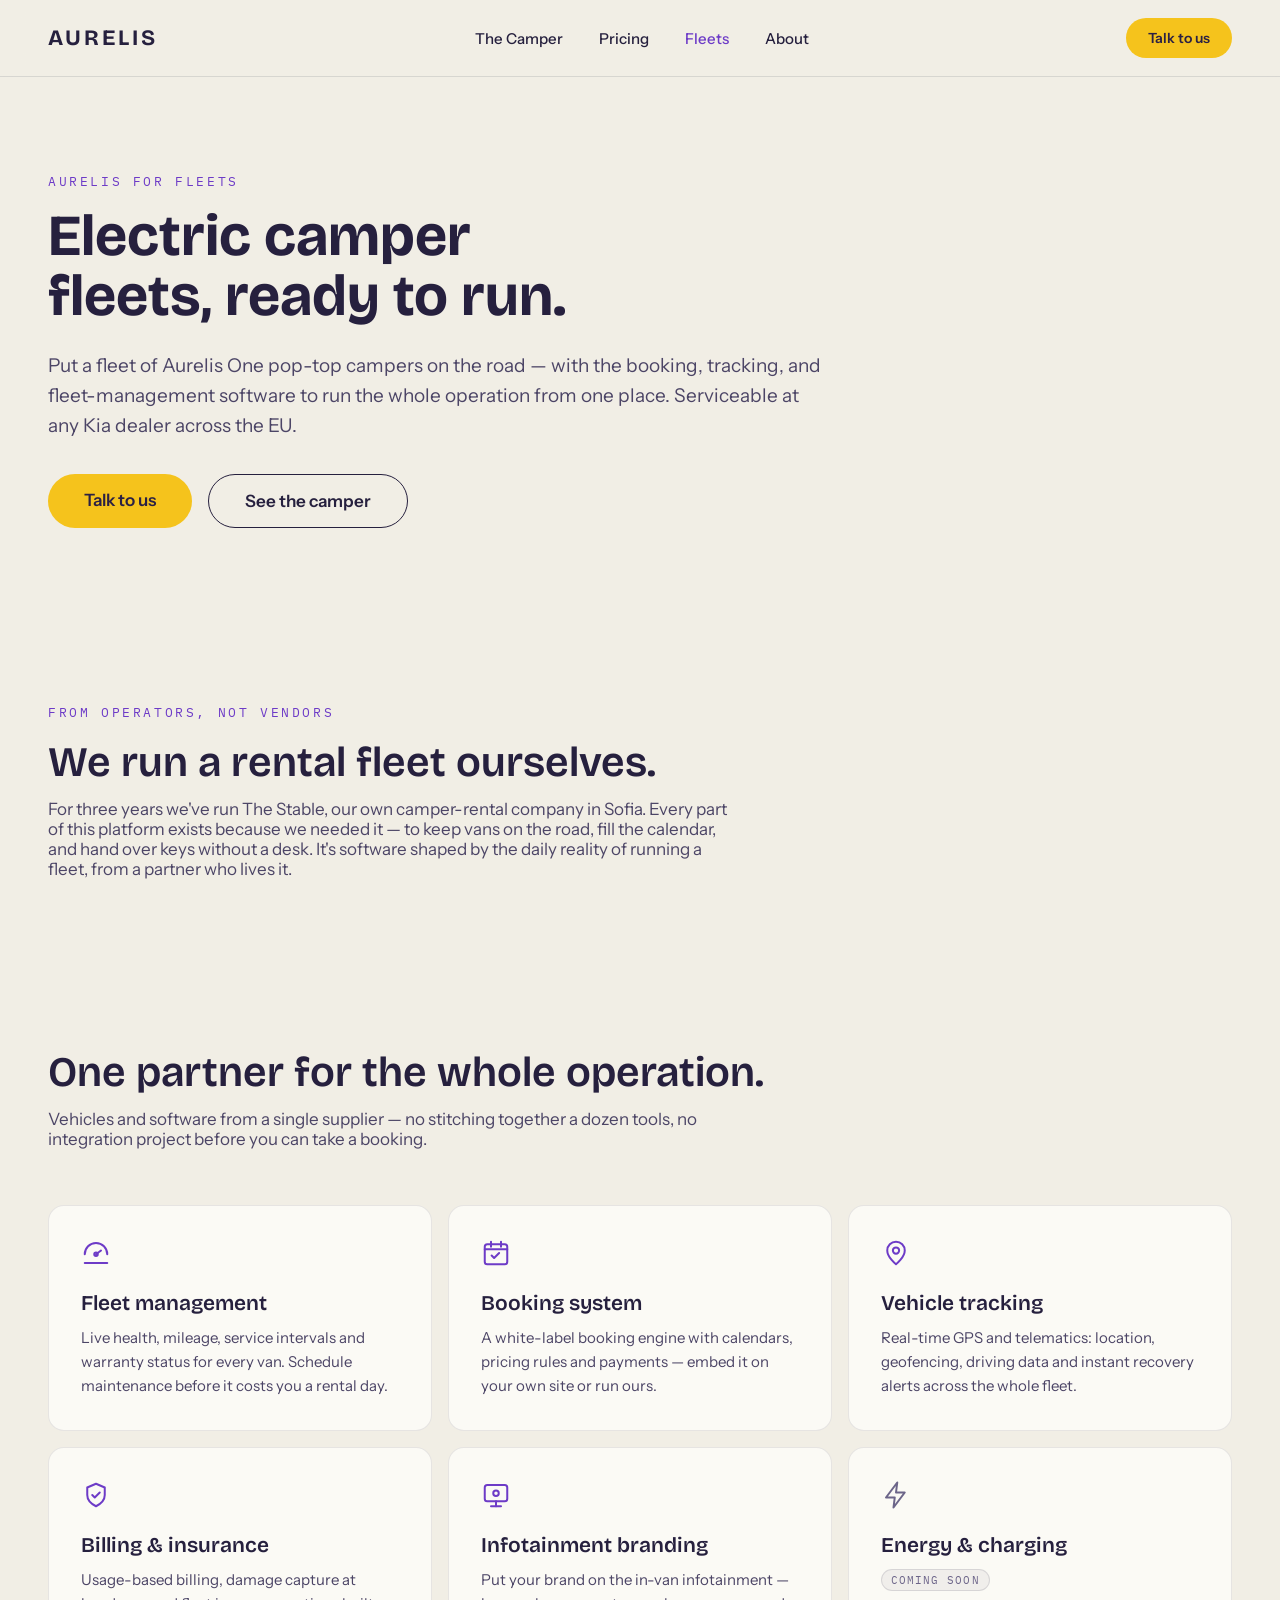
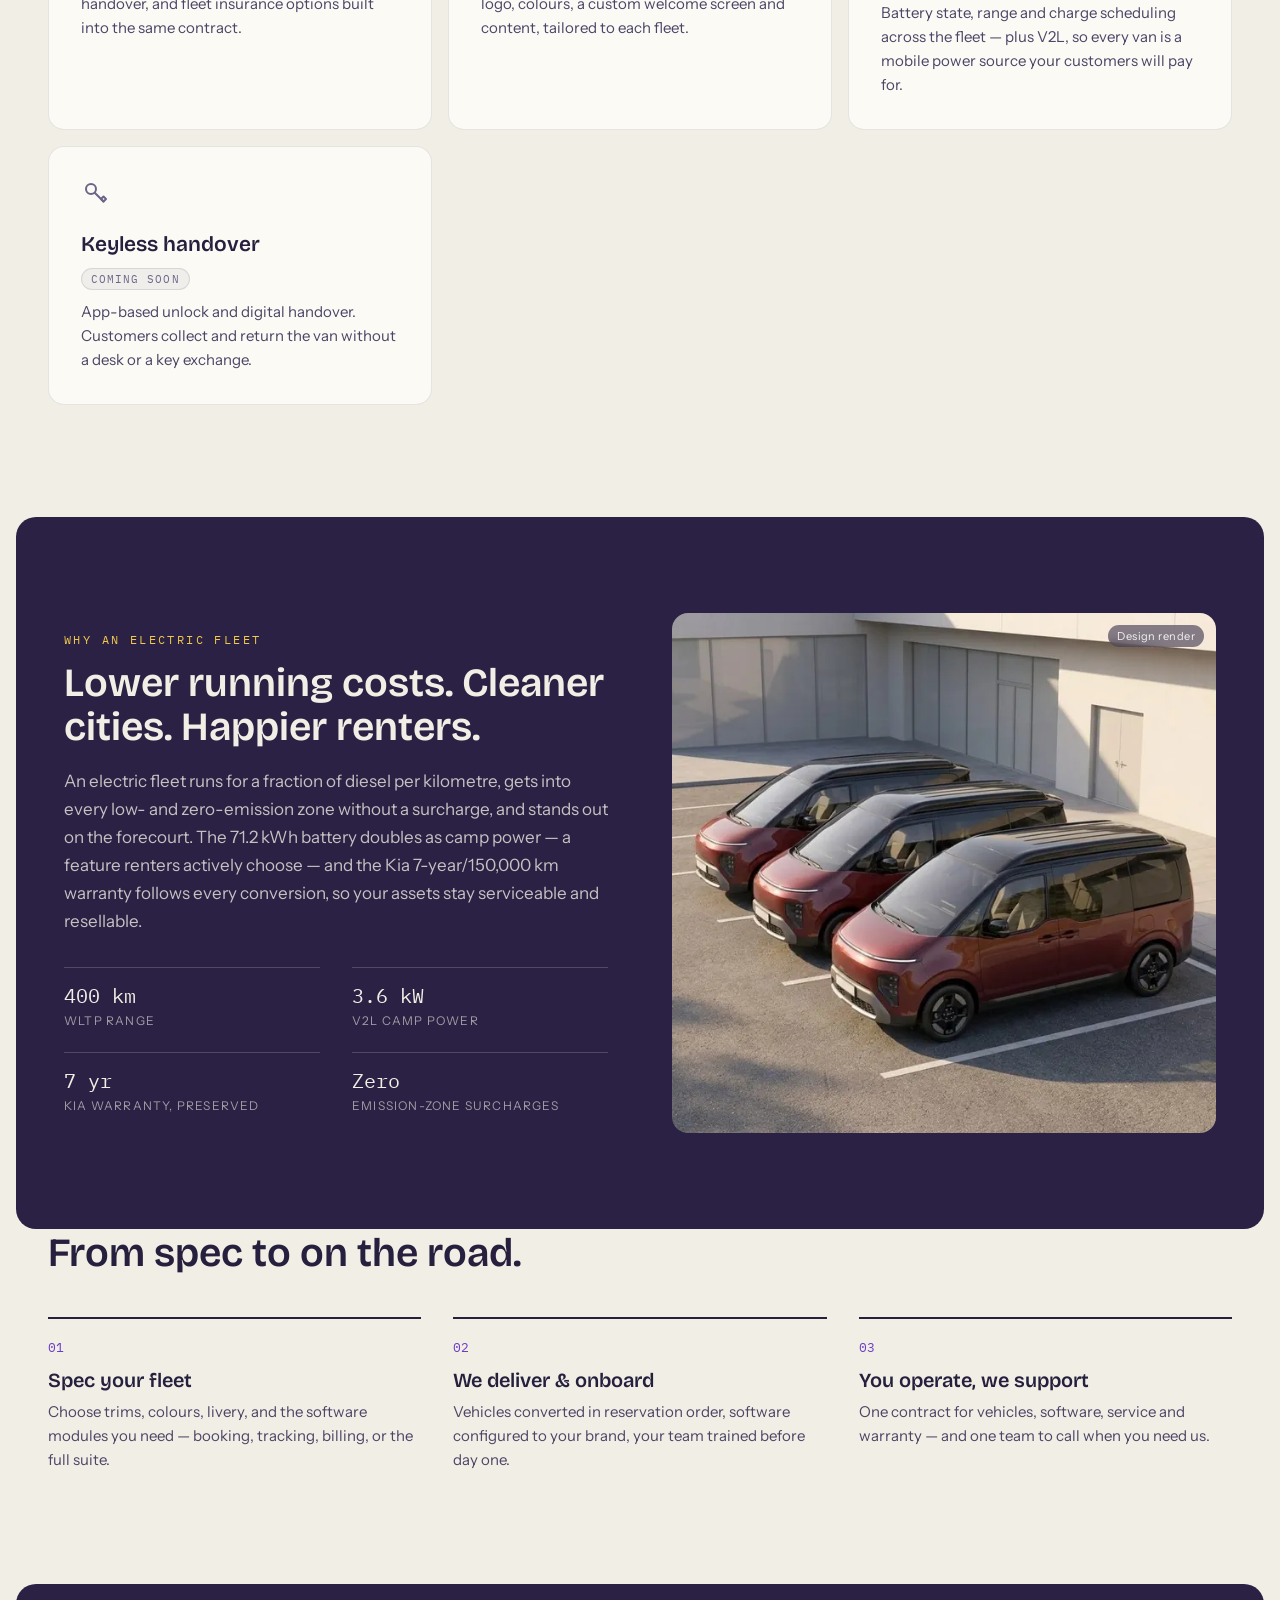
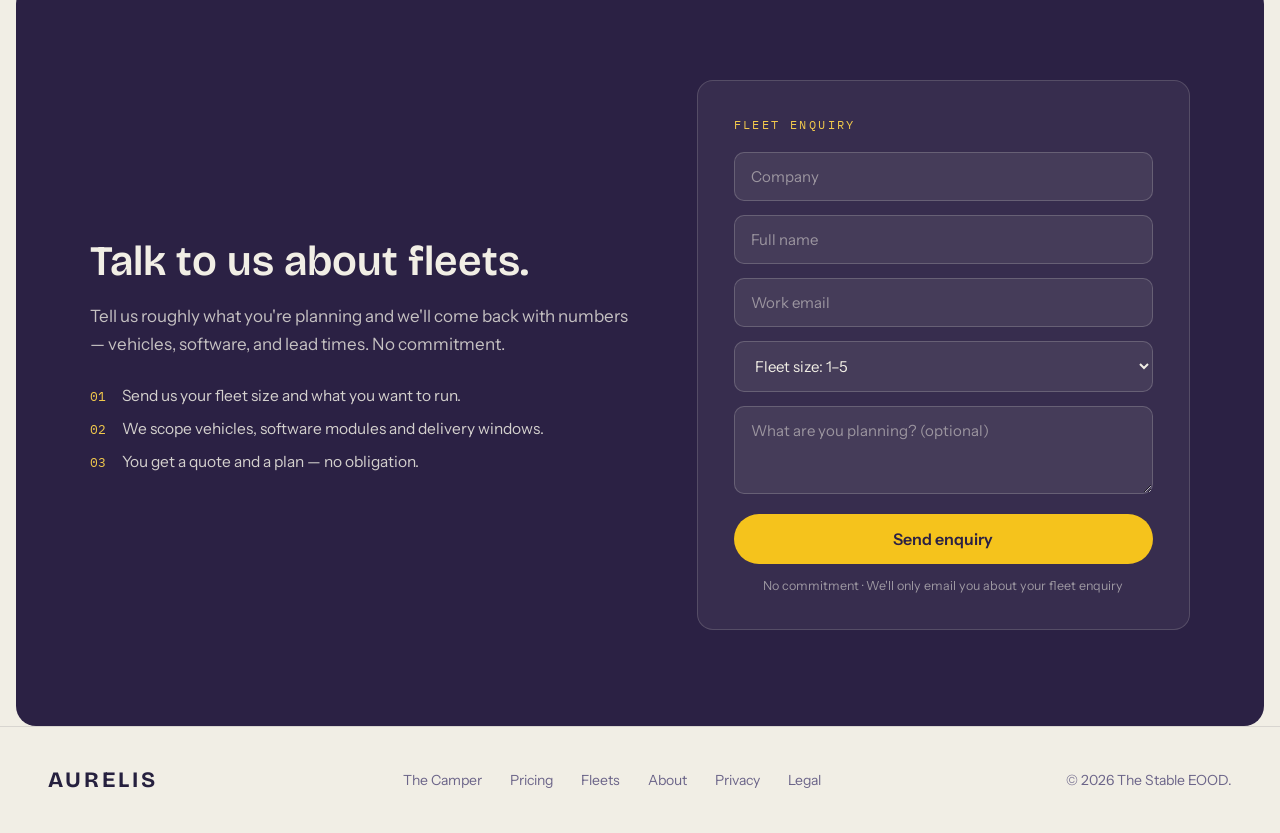
<file: fleets.html>
<!DOCTYPE html>
<html lang="en">
<head>
<meta charset="utf-8">
<meta name="viewport" content="width=device-width, initial-scale=1">
<title>Fleets — Aurelis One | Electric Camper Fleets &amp; Management Software</title>
<meta name="description" content="Put a fleet of Aurelis One electric pop-top campers on the road with the software to run it — booking, telematics tracking, and fleet management. Across the EU.">
<link rel="canonical" href="https://aurelis.mobile/fleets.html">
<meta name="theme-color" content="#26203E">
<link rel="icon" href="/favicon.svg" type="image/svg+xml">
<link rel="icon" href="/favicon-32.png" sizes="32x32" type="image/png">
<link rel="apple-touch-icon" href="/apple-touch-icon.png">
<link rel="manifest" href="/site.webmanifest">
<meta property="og:type" content="website">
<meta property="og:site_name" content="Aurelis">
<meta property="og:title" content="Aurelis for Fleets — Electric Camper Fleets, Ready to Run">
<meta property="og:description" content="Electric pop-top camper fleets with booking, telematics tracking, and fleet-management software from one supplier.">
<meta property="og:url" content="https://aurelis.mobile/fleets.html">
<meta property="og:image" content="https://aurelis.mobile/images/og-cover.jpg">
<meta property="og:image:width" content="1200">
<meta property="og:image:height" content="630">
<meta property="og:image:alt" content="The Aurelis One electric pop-top camper">
<meta name="twitter:card" content="summary_large_image">
<meta name="twitter:title" content="Aurelis for Fleets — Electric Camper Fleets, Ready to Run">
<meta name="twitter:description" content="Electric pop-top camper fleets with booking, telematics tracking, and fleet-management software from one supplier.">
<meta name="twitter:image" content="https://aurelis.mobile/images/og-cover.jpg">
<link rel="preload" href="/fonts/bricolage-grotesque-latin.woff2" as="font" type="font/woff2" crossorigin>
<!-- Cloudflare Web Analytics (cookieless) -->
<script defer src="https://static.cloudflareinsights.com/beacon.min.js" data-cf-beacon='{"token": "0a41dc2586ef449b9a72e82651e222d9"}'></script>
<link rel="stylesheet" href="css/style.css">
<script type="application/ld+json">
{
  "@context": "https://schema.org",
  "@type": "Service",
  "name": "Aurelis Fleet Solutions",
  "serviceType": "Electric camper fleet supply and management software",
  "provider": { "@type": "Organization", "name": "Aurelis", "url": "https://aurelis.mobile/" },
  "areaServed": ["EU"],
  "url": "https://aurelis.mobile/fleets.html",
  "description": "Electric pop-top camper fleets with booking, telematics tracking, and fleet-management software."
}
</script>
</head>
<body>
<div class="page">

  <header class="site-header">
    <a href="index.html" class="brand">AURELIS</a>
    <nav class="site-nav">
      <a href="camper.html">The Camper</a>
      <a href="pricing.html">Pricing</a>
      <a href="fleets.html" class="active">Fleets</a>
      <a href="about.html">About</a>
    </nav>
    <a href="#fleet-enquire" class="btn-primary">Talk to us</a>
  </header>

  <main>

  <section class="page-hero">
    <div class="eyebrow">AURELIS FOR FLEETS</div>
    <h1 style="max-width:18ch">Electric camper fleets, ready to run.</h1>
    <p class="lede">Put a fleet of Aurelis One pop-top campers on the road — with the booking, tracking, and fleet-management software to run the whole operation from one place. Serviceable at any Kia dealer across the EU.</p>
    <div class="cta-actions" style="justify-content:flex-start;margin-top:32px">
      <a href="#fleet-enquire" class="btn-primary btn-lg">Talk to us</a>
      <a href="camper.html" class="btn-outline">See the camper</a>
    </div>
  </section>

  <section class="fleet-suite" style="padding-bottom:0">
    <div class="eyebrow">FROM OPERATORS, NOT VENDORS</div>
    <h2>We run a rental fleet ourselves.</h2>
    <p class="suite-intro">For three years we've run The Stable, our own camper-rental company in Sofia. Every part of this platform exists because we needed it — to keep vans on the road, fill the calendar, and hand over keys without a desk. It's software shaped by the daily reality of running a fleet, from a partner who lives it.</p>
  </section>

  <section class="fleet-suite">
    <h2>One partner for the whole operation.</h2>
    <p class="suite-intro">Vehicles and software from a single supplier — no stitching together a dozen tools, no integration project before you can take a booking.</p>
    <div class="fleet-grid">
      <div class="fleet-card">
        <svg class="fleet-icon" viewBox="0 0 24 24" fill="none" stroke="currentColor" stroke-width="1.6" stroke-linecap="round" stroke-linejoin="round" aria-hidden="true"><path d="M3 13a9 9 0 0 1 18 0"/><path d="M12 13l4-3"/><circle cx="12" cy="13" r="1.4"/><path d="M3 20h18"/></svg>
        <h3>Fleet management</h3>
        <p>Live health, mileage, service intervals and warranty status for every van. Schedule maintenance before it costs you a rental day.</p>
      </div>
      <div class="fleet-card">
        <svg class="fleet-icon" viewBox="0 0 24 24" fill="none" stroke="currentColor" stroke-width="1.6" stroke-linecap="round" stroke-linejoin="round" aria-hidden="true"><rect x="3" y="5" width="18" height="16" rx="2"/><path d="M3 9h18M8 3v4M16 3v4"/><path d="M8.5 14l2 2 4-4"/></svg>
        <h3>Booking system</h3>
        <p>A white-label booking engine with calendars, pricing rules and payments — embed it on your own site or run ours.</p>
      </div>
      <div class="fleet-card">
        <svg class="fleet-icon" viewBox="0 0 24 24" fill="none" stroke="currentColor" stroke-width="1.6" stroke-linecap="round" stroke-linejoin="round" aria-hidden="true"><path d="M12 21s-7-5.5-7-11a7 7 0 0 1 14 0c0 5.5-7 11-7 11z"/><circle cx="12" cy="10" r="2.5"/></svg>
        <h3>Vehicle tracking</h3>
        <p>Real-time GPS and telematics: location, geofencing, driving data and instant recovery alerts across the whole fleet.</p>
      </div>
      <div class="fleet-card">
        <svg class="fleet-icon" viewBox="0 0 24 24" fill="none" stroke="currentColor" stroke-width="1.6" stroke-linecap="round" stroke-linejoin="round" aria-hidden="true"><path d="M12 3l7 3v6c0 4-3 7-7 9-4-2-7-5-7-9V6l7-3z"/><path d="M9 12l2 2 4-4"/></svg>
        <h3>Billing &amp; insurance</h3>
        <p>Usage-based billing, damage capture at handover, and fleet insurance options built into the same contract.</p>
      </div>
      <div class="fleet-card">
        <svg class="fleet-icon" viewBox="0 0 24 24" fill="none" stroke="currentColor" stroke-width="1.6" stroke-linecap="round" stroke-linejoin="round" aria-hidden="true"><rect x="3" y="4" width="18" height="13" rx="2"/><path d="M8 21h8"/><path d="M12 17v4"/><circle cx="12" cy="10.5" r="2.2"/></svg>
        <h3>Infotainment branding</h3>
        <p>Put your brand on the in-van infotainment — logo, colours, a custom welcome screen and content, tailored to each fleet.</p>
      </div>
      <div class="fleet-card is-soon">
        <svg class="fleet-icon" viewBox="0 0 24 24" fill="none" stroke="currentColor" stroke-width="1.6" stroke-linecap="round" stroke-linejoin="round" aria-hidden="true"><path d="M13 2L4 14h7l-1 8 9-12h-7l1-8z"/></svg>
        <h3>Energy &amp; charging</h3>
        <span class="fleet-soon">Coming soon</span>
        <p>Battery state, range and charge scheduling across the fleet — plus V2L, so every van is a mobile power source your customers will pay for.</p>
      </div>
      <div class="fleet-card is-soon">
        <svg class="fleet-icon" viewBox="0 0 24 24" fill="none" stroke="currentColor" stroke-width="1.6" stroke-linecap="round" stroke-linejoin="round" aria-hidden="true"><circle cx="8" cy="8" r="4"/><path d="M11 11l7 7"/><path d="M16 16l2-2 2 2-2 2z"/></svg>
        <h3>Keyless handover</h3>
        <span class="fleet-soon">Coming soon</span>
        <p>App-based unlock and digital handover. Customers collect and return the van without a desk or a key exchange.</p>
      </div>
    </div>
  </section>

  <section class="dark-panel">
    <div class="inner deep-dive">
      <div>
        <div class="eyebrow-yellow">WHY AN ELECTRIC FLEET</div>
        <h2>Lower running costs. Cleaner cities. Happier renters.</h2>
        <p class="deep-body">An electric fleet runs for a fraction of diesel per kilometre, gets into every low- and zero-emission zone without a surcharge, and stands out on the forecourt. The 71.2 kWh battery doubles as camp power — a feature renters actively choose — and the Kia 7-year/150,000 km warranty follows every conversion, so your assets stay serviceable and resellable.</p>
        <div class="deep-stats">
          <div>
            <div class="stat-value">400 km</div>
            <div class="stat-label">WLTP range</div>
          </div>
          <div>
            <div class="stat-value">3.6 kW</div>
            <div class="stat-label">V2L camp power</div>
          </div>
          <div>
            <div class="stat-value">7 yr</div>
            <div class="stat-label">Kia warranty, preserved</div>
          </div>
          <div>
            <div class="stat-value">Zero</div>
            <div class="stat-label">Emission-zone surcharges</div>
          </div>
        </div>
      </div>
      <div class="image-frame" style="height:520px">
        <picture>
          <source type="image/webp" srcset="images/fleet-lineup-pv5-640.webp 640w, images/fleet-lineup-pv5-1024.webp 1024w, images/fleet-lineup-pv5-1400.webp 1400w" sizes="(max-width: 960px) 100vw, 640px">
          <img src="images/fleet-lineup-pv5.jpg" alt="Aurelis One campers lined up ready for a rental fleet" loading="lazy" width="1400" height="1360">
        </picture>
        <span class="render-note">Design render</span>
      </div>
    </div>
  </section>

  <section class="how-fleet">
    <h2>From spec to on the road.</h2>
    <div class="fleet-steps">
      <div class="fleet-step">
        <div class="step-n">01</div>
        <h3>Spec your fleet</h3>
        <p>Choose trims, colours, livery, and the software modules you need — booking, tracking, billing, or the full suite.</p>
      </div>
      <div class="fleet-step">
        <div class="step-n">02</div>
        <h3>We deliver &amp; onboard</h3>
        <p>Vehicles converted in reservation order, software configured to your brand, your team trained before day one.</p>
      </div>
      <div class="fleet-step">
        <div class="step-n">03</div>
        <h3>You operate, we support</h3>
        <p>One contract for vehicles, software, service and warranty — and one team to call when you need us.</p>
      </div>
    </div>
  </section>

  <section id="fleet-enquire" class="dark-panel reserve">
    <div class="reserve-grid">
      <div>
        <h2>Talk to us about fleets.</h2>
        <p class="reserve-body">Tell us roughly what you're planning and we'll come back with numbers — vehicles, software, and lead times. No commitment.</p>
        <div class="reserve-steps">
          <div class="step">
            <span class="step-num">01</span>
            <span class="step-text">Send us your fleet size and what you want to run.</span>
          </div>
          <div class="step">
            <span class="step-num">02</span>
            <span class="step-text">We scope vehicles, software modules and delivery windows.</span>
          </div>
          <div class="step">
            <span class="step-num">03</span>
            <span class="step-text">You get a quote and a plan — no obligation.</span>
          </div>
        </div>
      </div>
      <div class="reserve-box">
        <form id="fleet-form" data-enquiry-form data-confirmation="fleet-confirmation" data-confirm-email="fleet-confirm-email" action="https://formsubmit.co/83346857e2a37fc41ebd3b3bbb285df6" method="POST">
          <div class="eyebrow-yellow">FLEET ENQUIRY</div>
          <div class="reserve-fields">
            <input id="fleet-company" name="company" placeholder="Company" autocomplete="organization">
            <input id="fleet-name" name="name" placeholder="Full name" autocomplete="name">
            <input id="fleet-email" name="email" placeholder="Work email" type="email" autocomplete="email" required>
            <select id="fleet-size" name="fleet_size">
              <option value="1-5">Fleet size: 1–5</option>
              <option value="6-20">Fleet size: 6–20</option>
              <option value="21-50">Fleet size: 21–50</option>
              <option value="50+">Fleet size: 50+</option>
            </select>
            <textarea id="fleet-message" name="message" placeholder="What are you planning? (optional)"></textarea>
          </div>
          <input type="text" name="_honey" tabindex="-1" autocomplete="off" aria-hidden="true" style="position:absolute;left:-9999px">
          <input type="hidden" name="_subject" value="New Aurelis fleet enquiry">
          <input type="hidden" name="_template" value="table">
          <input type="hidden" name="_captcha" value="false">
          <button type="submit" class="btn-submit">Send enquiry</button>
          <div class="fine-print">No commitment · We'll only email you about your fleet enquiry</div>
        </form>
        <div id="fleet-confirmation" class="reserve-confirmation" hidden>
          <div class="confirm-title">Thanks — we're on it.</div>
          <div class="confirm-body">We've received your fleet enquiry at <span id="fleet-confirm-email">your inbox</span> and will come back to you shortly.</div>
        </div>
      </div>
    </div>
  </section>

  </main>

  <footer class="site-footer">
    <div class="brand">AURELIS</div>
    <nav class="footer-nav">
      <a href="camper.html">The Camper</a>
      <a href="pricing.html">Pricing</a>
      <a href="fleets.html">Fleets</a>
      <a href="about.html">About</a>
      <a href="privacy.html">Privacy</a>
      <a href="legal.html">Legal</a>
    </nav>
    <div>© 2026 The Stable EOOD.</div>
  </footer>

</div>
<script src="js/enquiry-form.js" defer></script>
</body>
</html>
</file>
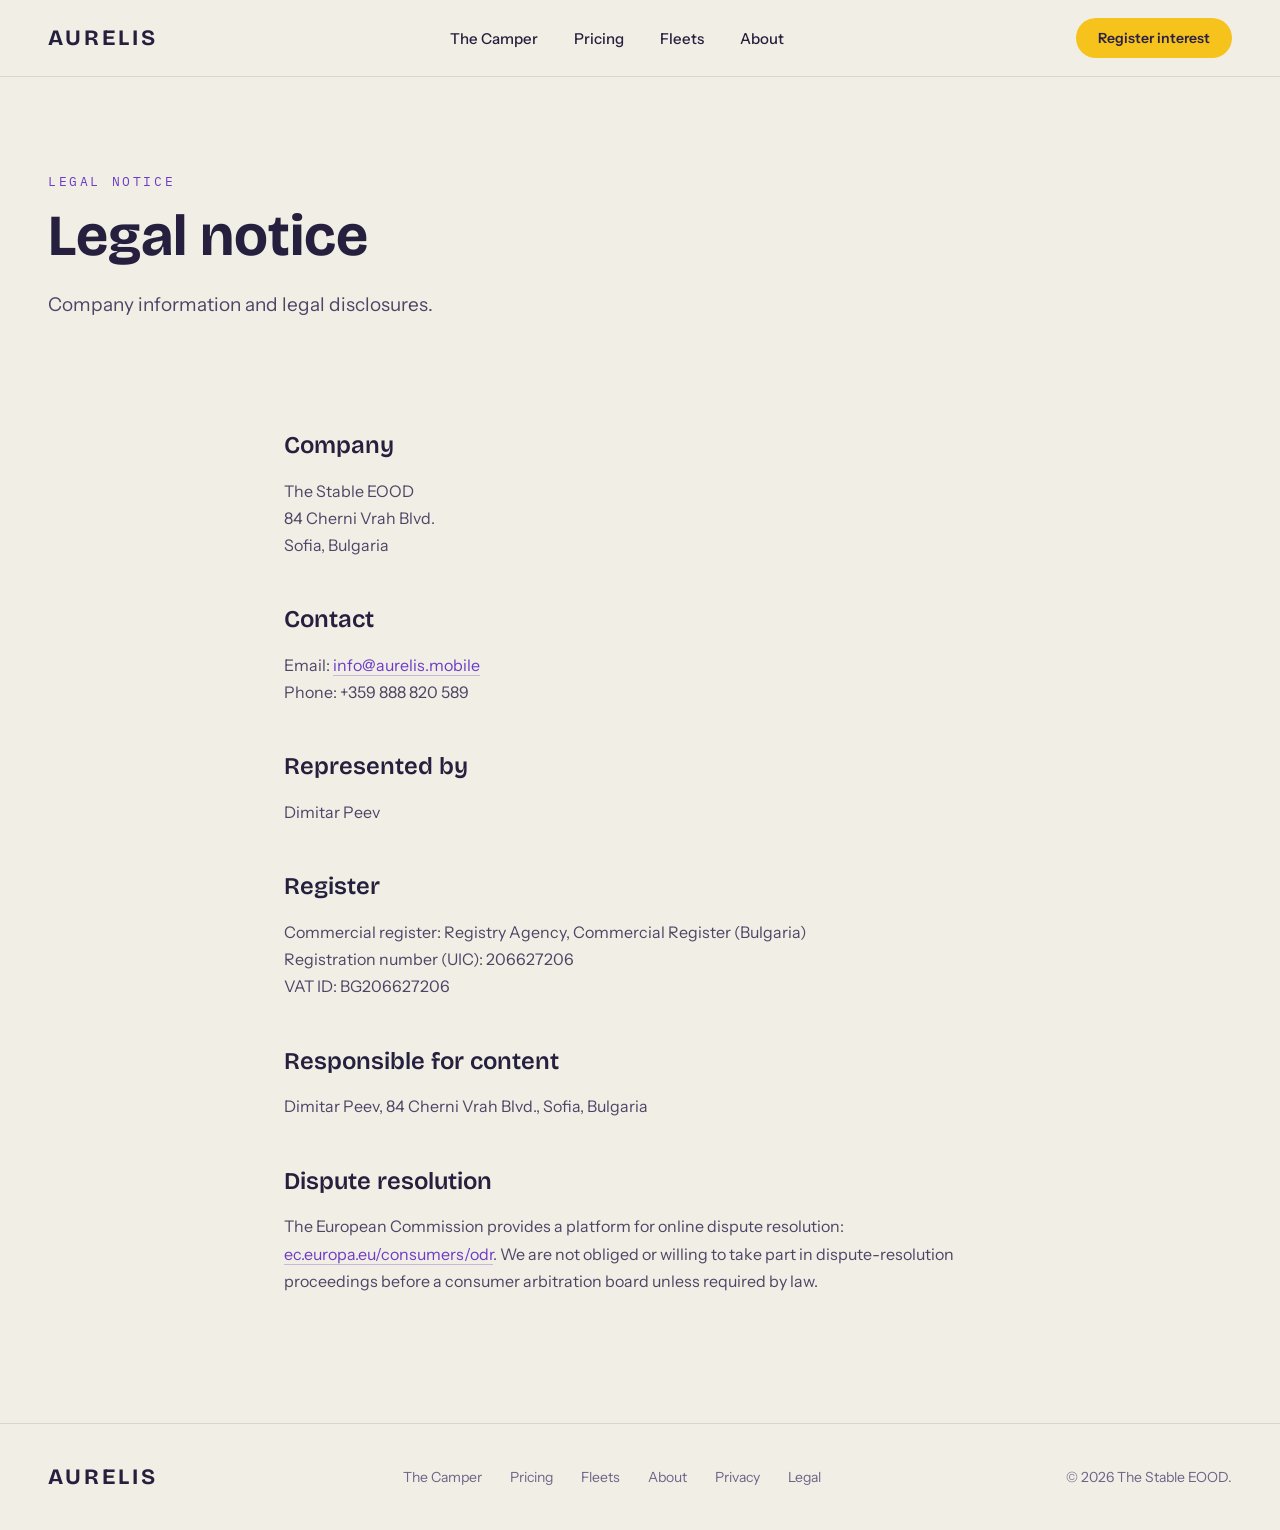
<file: legal.html>
<!DOCTYPE html>
<html lang="en">
<head>
<meta charset="utf-8">
<meta name="viewport" content="width=device-width, initial-scale=1">
<title>Legal Notice — Aurelis</title>
<meta name="description" content="Company information and legal disclosures for The Stable EOOD.">
<link rel="canonical" href="https://aurelis.mobile/legal.html">
<meta name="theme-color" content="#26203E">
<link rel="icon" href="/favicon.svg" type="image/svg+xml">
<link rel="icon" href="/favicon-32.png" sizes="32x32" type="image/png">
<link rel="apple-touch-icon" href="/apple-touch-icon.png">
<link rel="manifest" href="/site.webmanifest">
<link rel="preload" href="/fonts/bricolage-grotesque-latin.woff2" as="font" type="font/woff2" crossorigin>
<!-- Cloudflare Web Analytics (cookieless) -->
<script defer src="https://static.cloudflareinsights.com/beacon.min.js" data-cf-beacon='{"token": "0a41dc2586ef449b9a72e82651e222d9"}'></script>
<link rel="stylesheet" href="css/style.css">
</head>
<body>
<div class="page">

  <header class="site-header">
    <a href="index.html" class="brand">AURELIS</a>
    <nav class="site-nav">
      <a href="camper.html">The Camper</a>
      <a href="pricing.html">Pricing</a>
      <a href="fleets.html">Fleets</a>
      <a href="about.html">About</a>
    </nav>
    <a href="pricing.html#enquire" class="btn-primary">Register interest</a>
  </header>

  <main>

  <section class="page-hero">
    <div class="eyebrow">LEGAL NOTICE</div>
    <h1>Legal notice</h1>
    <p class="lede">Company information and legal disclosures.</p>
  </section>

  <section class="legal">
    <h2>Company</h2>
    <p>The Stable EOOD<br>
    84 Cherni Vrah Blvd.<br>
    Sofia, Bulgaria</p>

    <h2>Contact</h2>
    <p>Email: <a href="mailto:info@aurelis.mobile">info@aurelis.mobile</a><br>
    Phone: +359 888 820 589</p>

    <h2>Represented by</h2>
    <p>Dimitar Peev</p>

    <h2>Register</h2>
    <p>Commercial register: Registry Agency, Commercial Register (Bulgaria)<br>
    Registration number (UIC): 206627206<br>
    VAT ID: BG206627206</p>

    <h2>Responsible for content</h2>
    <p>Dimitar Peev, 84 Cherni Vrah Blvd., Sofia, Bulgaria</p>

    <h2>Dispute resolution</h2>
    <p>The European Commission provides a platform for online dispute resolution: <a href="https://ec.europa.eu/consumers/odr" target="_blank" rel="noopener">ec.europa.eu/consumers/odr</a>. We are not obliged or willing to take part in dispute-resolution proceedings before a consumer arbitration board unless required by law.</p>
  </section>

  </main>

  <footer class="site-footer">
    <div class="brand">AURELIS</div>
    <nav class="footer-nav">
      <a href="camper.html">The Camper</a>
      <a href="pricing.html">Pricing</a>
      <a href="fleets.html">Fleets</a>
      <a href="about.html">About</a>
      <a href="privacy.html">Privacy</a>
      <a href="legal.html">Legal</a>
    </nav>
    <div>© 2026 The Stable EOOD.</div>
  </footer>

</div>
</body>
</html>
</file>
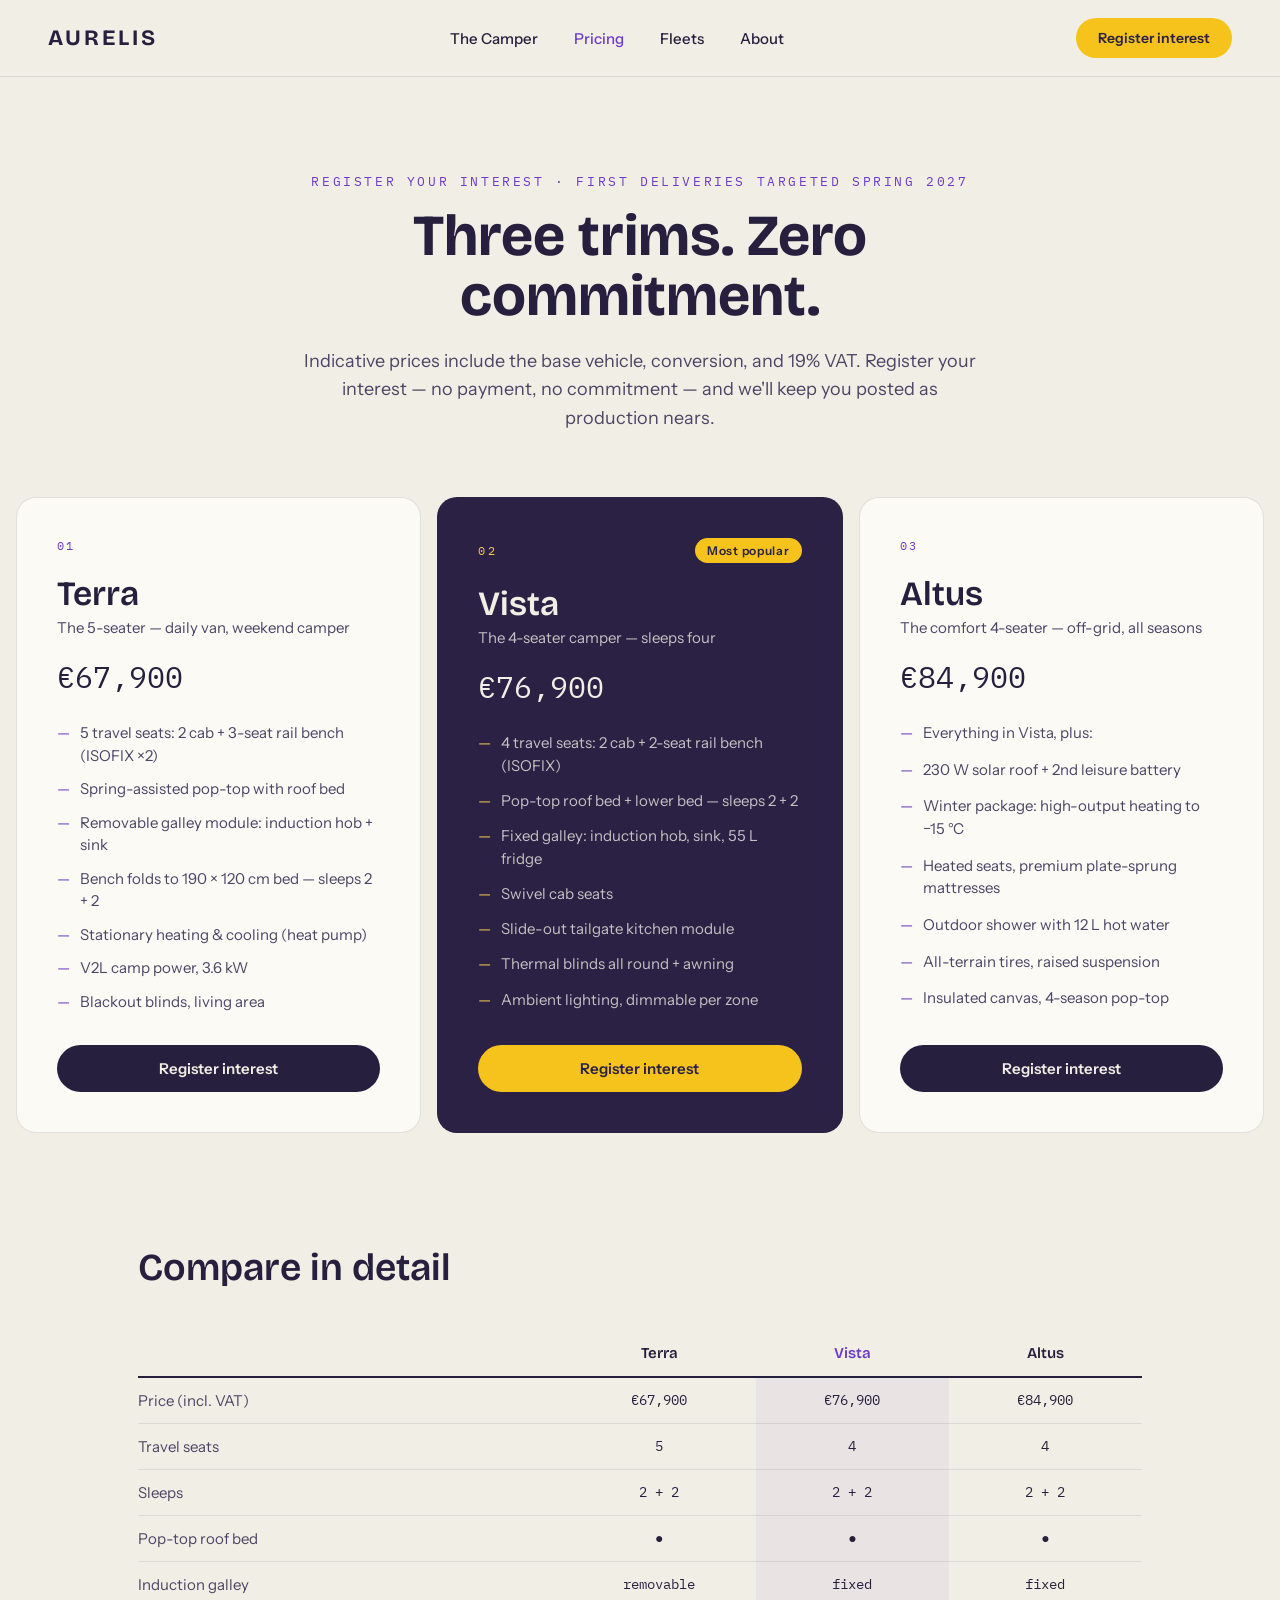
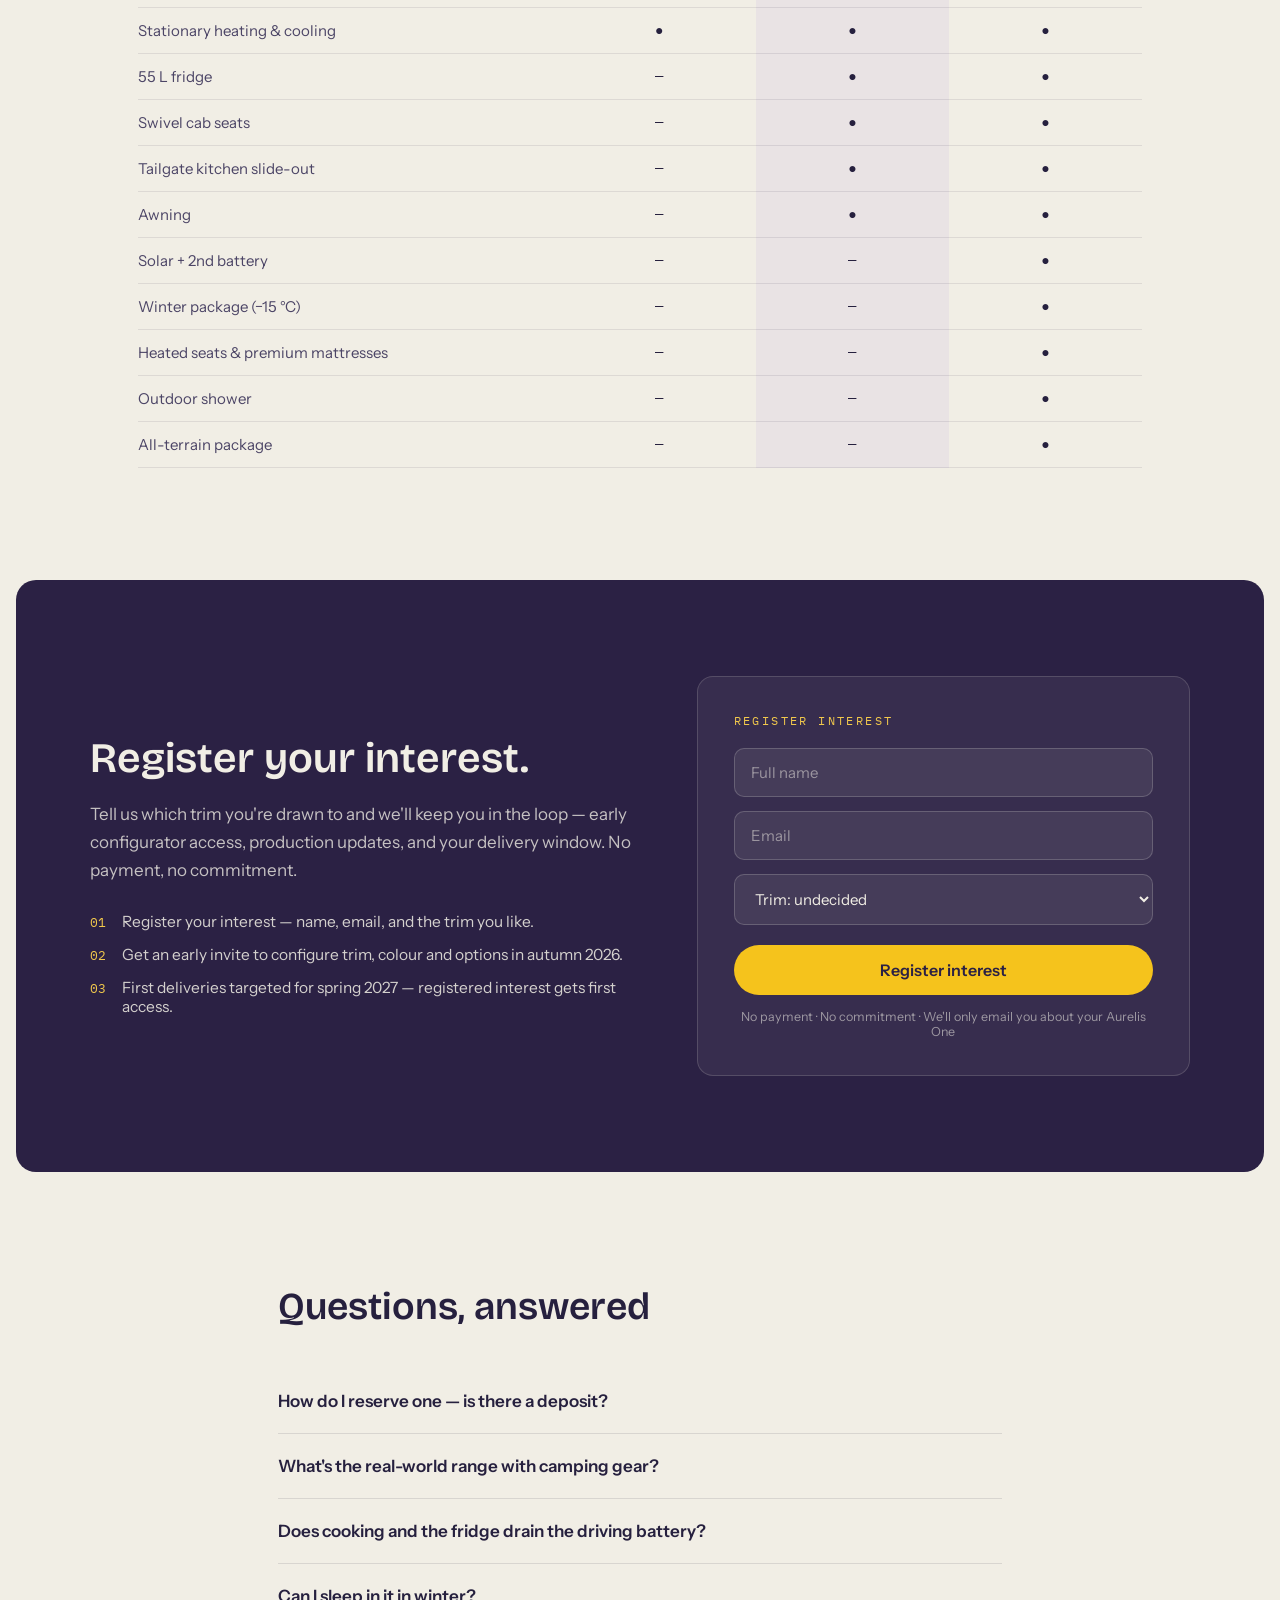
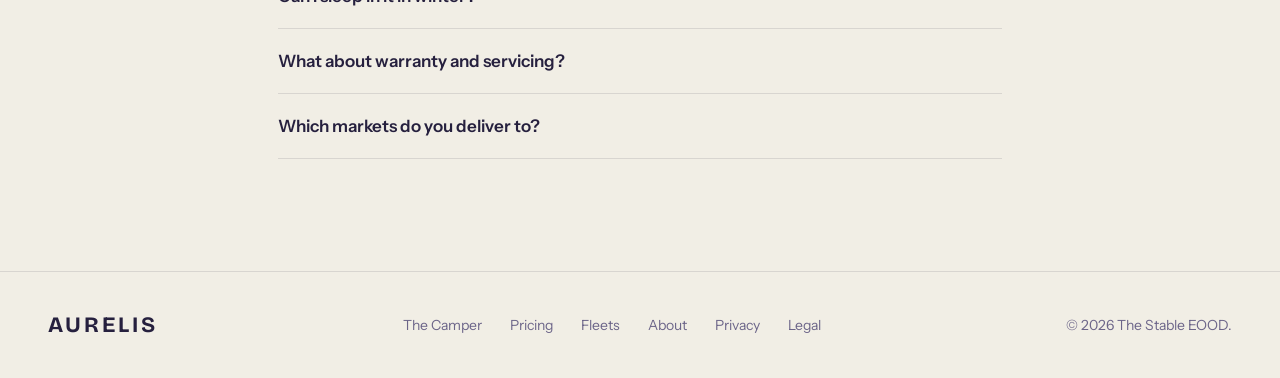
<file: pricing.html>
<!DOCTYPE html>
<html lang="en">
<head>
<meta charset="utf-8">
<meta name="viewport" content="width=device-width, initial-scale=1">
<title>Pricing — Aurelis One Camper | Terra, Vista &amp; Altus</title>
<meta name="description" content="Aurelis One pricing: the 5-seater Terra from €67,900, the 4-seater Vista from €76,900 and the comfort 4-seater Altus from €84,900. Register your interest — no deposit, no commitment.">
<link rel="canonical" href="https://aurelis.mobile/pricing.html">
<meta name="theme-color" content="#26203E">
<link rel="icon" href="/favicon.svg" type="image/svg+xml">
<link rel="icon" href="/favicon-32.png" sizes="32x32" type="image/png">
<link rel="apple-touch-icon" href="/apple-touch-icon.png">
<link rel="manifest" href="/site.webmanifest">
<meta property="og:type" content="website">
<meta property="og:site_name" content="Aurelis">
<meta property="og:title" content="Aurelis One Pricing — Terra, Vista &amp; Altus">
<meta property="og:description" content="Terra from €67,900, Vista from €76,900, Altus from €84,900. Register your interest — no deposit, no commitment.">
<meta property="og:url" content="https://aurelis.mobile/pricing.html">
<meta property="og:image" content="https://aurelis.mobile/images/og-cover.jpg">
<meta property="og:image:width" content="1200">
<meta property="og:image:height" content="630">
<meta property="og:image:alt" content="The Aurelis One electric pop-top camper">
<meta name="twitter:card" content="summary_large_image">
<meta name="twitter:title" content="Aurelis One Pricing — Terra, Vista &amp; Altus">
<meta name="twitter:description" content="Terra from €67,900, Vista from €76,900, Altus from €84,900. Register your interest — no deposit, no commitment.">
<meta name="twitter:image" content="https://aurelis.mobile/images/og-cover.jpg">
<link rel="preload" href="/fonts/bricolage-grotesque-latin.woff2" as="font" type="font/woff2" crossorigin>
<!-- Cloudflare Web Analytics (cookieless) -->
<script defer src="https://static.cloudflareinsights.com/beacon.min.js" data-cf-beacon='{"token": "0a41dc2586ef449b9a72e82651e222d9"}'></script>
<link rel="stylesheet" href="css/style.css">
<script type="application/ld+json">
{
  "@context": "https://schema.org",
  "@graph": [
    {
      "@type": "Product",
      "name": "Aurelis One Terra",
      "description": "The 5-seater Aurelis One — daily van, weekend camper, with pop-top roof bed and removable galley.",
      "brand": { "@type": "Brand", "name": "Aurelis" },
      "image": "https://aurelis.mobile/images/og-cover.jpg",
      "offers": {
        "@type": "Offer",
        "price": "67900",
        "priceCurrency": "EUR",
        "availability": "https://schema.org/PreOrder",
        "priceValidUntil": "2027-12-31",
        "url": "https://aurelis.mobile/pricing.html"
      }
    },
    {
      "@type": "Product",
      "name": "Aurelis One Vista",
      "description": "The 4-seater Aurelis One camper — fixed galley, 55 L fridge, swivel cab seats, sleeps four.",
      "brand": { "@type": "Brand", "name": "Aurelis" },
      "image": "https://aurelis.mobile/images/og-cover.jpg",
      "offers": {
        "@type": "Offer",
        "price": "76900",
        "priceCurrency": "EUR",
        "availability": "https://schema.org/PreOrder",
        "priceValidUntil": "2027-12-31",
        "url": "https://aurelis.mobile/pricing.html"
      }
    },
    {
      "@type": "Product",
      "name": "Aurelis One Altus",
      "description": "The comfort 4-seater Aurelis One — solar roof, winter package, heated seats, outdoor shower; off-grid, all seasons.",
      "brand": { "@type": "Brand", "name": "Aurelis" },
      "image": "https://aurelis.mobile/images/og-cover.jpg",
      "offers": {
        "@type": "Offer",
        "price": "84900",
        "priceCurrency": "EUR",
        "availability": "https://schema.org/PreOrder",
        "priceValidUntil": "2027-12-31",
        "url": "https://aurelis.mobile/pricing.html"
      }
    },
    {
      "@type": "FAQPage",
      "mainEntity": [
        { "@type": "Question", "name": "How do I reserve one — is there a deposit?", "acceptedAnswer": { "@type": "Answer", "text": "There's no deposit and no payment today — just register your interest. We log it in order, so registering early gets you earlier configurator access and delivery priority once production starts." } },
        { "@type": "Question", "name": "What's the real-world range with camping gear?", "acceptedAnswer": { "@type": "Answer", "text": "Expect 300–340 km loaded at motorway speeds, more on country roads. The 400 km WLTP figure is for the base vehicle; the pop-top adds about 4% drag when closed." } },
        { "@type": "Question", "name": "Does cooking and the fridge drain the driving battery?", "acceptedAnswer": { "@type": "Answer", "text": "Barely. A full day of induction cooking plus 24 h of fridge use draws roughly 2 kWh — under 3% of the battery, about 12 km of range." } },
        { "@type": "Question", "name": "Can I sleep in it in winter?", "acceptedAnswer": { "@type": "Answer", "text": "Every trim has stationary heating and cooling from the heat pump, so the cabin holds temperature overnight in any season. Terra and Vista are three-season campers; Altus adds a winter package — high-output heating and a 4-season insulated canvas — designed for −15 °C." } },
        { "@type": "Question", "name": "What about warranty and servicing?", "acceptedAnswer": { "@type": "Answer", "text": "The Kia base vehicle keeps its full 7-year/150,000 km warranty, serviced at any Kia dealer. The Aurelis conversion carries its own 5-year warranty." } },
        { "@type": "Question", "name": "Which markets do you deliver to?", "acceptedAnswer": { "@type": "Answer", "text": "The EU at launch, with further markets to follow." } }
      ]
    }
  ]
}
</script>
</head>
<body>
<div class="page">

  <header class="site-header">
    <a href="index.html" class="brand">AURELIS</a>
    <nav class="site-nav">
      <a href="camper.html">The Camper</a>
      <a href="pricing.html" class="active">Pricing</a>
      <a href="fleets.html">Fleets</a>
      <a href="about.html">About</a>
    </nav>
    <a href="#enquire" class="btn-primary">Register interest</a>
  </header>

  <main>

  <section class="page-hero pricing-hero">
    <div class="eyebrow">REGISTER YOUR INTEREST · FIRST DELIVERIES TARGETED SPRING 2027</div>
    <h1>Three trims. Zero commitment.</h1>
    <p class="lede">Indicative prices include the base vehicle, conversion, and 19% VAT. Register your interest — no payment, no commitment — and we'll keep you posted as production nears.</p>
  </section>

  <section class="price-grid">
    <div class="price-card">
      <div class="price-head">
        <div class="trim-tag">01</div>
      </div>
      <h2>Terra</h2>
      <div class="tagline">The 5-seater — daily van, weekend camper</div>
      <div class="price">€67,900</div>
      <ul class="list-dash">
        <li>5 travel seats: 2 cab + 3-seat rail bench (ISOFIX ×2)</li>
        <li>Spring-assisted pop-top with roof bed</li>
        <li>Removable galley module: induction hob + sink</li>
        <li>Bench folds to 190 × 120 cm bed — sleeps 2 + 2</li>
        <li>Stationary heating &amp; cooling (heat pump)</li>
        <li>V2L camp power, 3.6 kW</li>
        <li>Blackout blinds, living area</li>
      </ul>
      <a href="#enquire" class="btn-trim">Register interest</a>
    </div>
    <div class="price-card dark">
      <div class="price-head">
        <div class="trim-tag">02</div>
        <div class="badge">Most popular</div>
      </div>
      <h2>Vista</h2>
      <div class="tagline">The 4-seater camper — sleeps four</div>
      <div class="price">€76,900</div>
      <ul class="list-dash">
        <li>4 travel seats: 2 cab + 2-seat rail bench (ISOFIX)</li>
        <li>Pop-top roof bed + lower bed — sleeps 2 + 2</li>
        <li>Fixed galley: induction hob, sink, 55 L fridge</li>
        <li>Swivel cab seats</li>
        <li>Slide-out tailgate kitchen module</li>
        <li>Thermal blinds all round + awning</li>
        <li>Ambient lighting, dimmable per zone</li>
      </ul>
      <a href="#enquire" class="btn-trim">Register interest</a>
    </div>
    <div class="price-card">
      <div class="price-head">
        <div class="trim-tag">03</div>
      </div>
      <h2>Altus</h2>
      <div class="tagline">The comfort 4-seater — off-grid, all seasons</div>
      <div class="price">€84,900</div>
      <ul class="list-dash">
        <li>Everything in Vista, plus:</li>
        <li>230 W solar roof + 2nd leisure battery</li>
        <li>Winter package: high-output heating to −15 °C</li>
        <li>Heated seats, premium plate-sprung mattresses</li>
        <li>Outdoor shower with 12 L hot water</li>
        <li>All-terrain tires, raised suspension</li>
        <li>Insulated canvas, 4-season pop-top</li>
      </ul>
      <a href="#enquire" class="btn-trim">Register interest</a>
    </div>
  </section>

  <section class="compare">
    <h2>Compare in detail</h2>
    <div class="compare-scroll">
      <div class="compare-table">
        <div class="col-head" aria-hidden="true"></div>
        <div class="col-head">Terra</div>
        <div class="col-head featured">Vista</div>
        <div class="col-head">Altus</div>

        <div class="row-key">Price (incl. VAT)</div>
        <div class="row-val">€67,900</div>
        <div class="row-val featured">€76,900</div>
        <div class="row-val">€84,900</div>

        <div class="row-key">Travel seats</div>
        <div class="row-val">5</div>
        <div class="row-val featured">4</div>
        <div class="row-val">4</div>

        <div class="row-key">Sleeps</div>
        <div class="row-val">2 + 2</div>
        <div class="row-val featured">2 + 2</div>
        <div class="row-val">2 + 2</div>

        <div class="row-key">Pop-top roof bed</div>
        <div class="row-val">●</div>
        <div class="row-val featured">●</div>
        <div class="row-val">●</div>

        <div class="row-key">Induction galley</div>
        <div class="row-val">removable</div>
        <div class="row-val featured">fixed</div>
        <div class="row-val">fixed</div>

        <div class="row-key">Stationary heating &amp; cooling</div>
        <div class="row-val">●</div>
        <div class="row-val featured">●</div>
        <div class="row-val">●</div>

        <div class="row-key">55 L fridge</div>
        <div class="row-val">—</div>
        <div class="row-val featured">●</div>
        <div class="row-val">●</div>

        <div class="row-key">Swivel cab seats</div>
        <div class="row-val">—</div>
        <div class="row-val featured">●</div>
        <div class="row-val">●</div>

        <div class="row-key">Tailgate kitchen slide-out</div>
        <div class="row-val">—</div>
        <div class="row-val featured">●</div>
        <div class="row-val">●</div>

        <div class="row-key">Awning</div>
        <div class="row-val">—</div>
        <div class="row-val featured">●</div>
        <div class="row-val">●</div>

        <div class="row-key">Solar + 2nd battery</div>
        <div class="row-val">—</div>
        <div class="row-val featured">—</div>
        <div class="row-val">●</div>

        <div class="row-key">Winter package (−15 °C)</div>
        <div class="row-val">—</div>
        <div class="row-val featured">—</div>
        <div class="row-val">●</div>

        <div class="row-key">Heated seats &amp; premium mattresses</div>
        <div class="row-val">—</div>
        <div class="row-val featured">—</div>
        <div class="row-val">●</div>

        <div class="row-key">Outdoor shower</div>
        <div class="row-val">—</div>
        <div class="row-val featured">—</div>
        <div class="row-val">●</div>

        <div class="row-key">All-terrain package</div>
        <div class="row-val">—</div>
        <div class="row-val featured">—</div>
        <div class="row-val">●</div>
      </div>
    </div>
  </section>

  <section id="enquire" class="dark-panel reserve">
    <div class="reserve-grid">
      <div>
        <h2>Register your interest.</h2>
        <p class="reserve-body">Tell us which trim you're drawn to and we'll keep you in the loop — early configurator access, production updates, and your delivery window. No payment, no commitment.</p>
        <div class="reserve-steps">
          <div class="step">
            <span class="step-num">01</span>
            <span class="step-text">Register your interest — name, email, and the trim you like.</span>
          </div>
          <div class="step">
            <span class="step-num">02</span>
            <span class="step-text">Get an early invite to configure trim, colour and options in autumn 2026.</span>
          </div>
          <div class="step">
            <span class="step-num">03</span>
            <span class="step-text">First deliveries targeted for spring 2027 — registered interest gets first access.</span>
          </div>
        </div>
      </div>
      <div class="reserve-box">
        <form id="reserve-form" data-enquiry-form data-confirmation="reserve-confirmation" data-confirm-email="confirm-email" action="https://formsubmit.co/83346857e2a37fc41ebd3b3bbb285df6" method="POST">
          <div class="eyebrow-yellow">REGISTER INTEREST</div>
          <div class="reserve-fields">
            <input id="reserve-name" name="name" placeholder="Full name" autocomplete="name">
            <input id="reserve-email" name="email" placeholder="Email" type="email" autocomplete="email" required>
            <select id="reserve-trim" name="trim">
              <option value="undecided">Trim: undecided</option>
              <option value="terra">Terra — 5-seater, from €67,900</option>
              <option value="vista">Vista — 4-seater, from €76,900</option>
              <option value="altus">Altus — comfort 4-seater, from €84,900</option>
            </select>
          </div>
          <input type="text" name="_honey" tabindex="-1" autocomplete="off" aria-hidden="true" style="position:absolute;left:-9999px">
          <input type="hidden" name="_subject" value="New Aurelis One inquiry">
          <input type="hidden" name="_template" value="table">
          <input type="hidden" name="_captcha" value="false">
          <button type="submit" class="btn-submit">Register interest</button>
          <div class="fine-print">No payment · No commitment · We'll only email you about your Aurelis One</div>
        </form>
        <div id="reserve-confirmation" class="reserve-confirmation" hidden>
          <div class="confirm-title">You're on the list.</div>
          <div class="confirm-body">Thanks — we've noted your interest and sent a confirmation to <span id="confirm-email">your inbox</span>. We'll be in touch with configurator access in autumn 2026.</div>
        </div>
      </div>
    </div>
  </section>

  <section class="faq">
    <h2>Questions, answered</h2>
    <details>
      <summary>How do I reserve one — is there a deposit?</summary>
      <p>There's no deposit and no payment today — just register your interest. We log it in order, so registering early gets you earlier configurator access and delivery priority once production starts.</p>
    </details>
    <details>
      <summary>What's the real-world range with camping gear?</summary>
      <p>Expect 300–340 km loaded at motorway speeds, more on country roads. The 400 km WLTP figure is for the base vehicle; the pop-top adds about 4% drag when closed.</p>
    </details>
    <details>
      <summary>Does cooking and the fridge drain the driving battery?</summary>
      <p>Barely. A full day of induction cooking plus 24 h of fridge use draws roughly 2 kWh — under 3% of the battery, about 12 km of range.</p>
    </details>
    <details>
      <summary>Can I sleep in it in winter?</summary>
      <p>Every trim has stationary heating and cooling from the heat pump, so the cabin holds temperature overnight in any season. Terra and Vista are three-season campers; Altus adds a winter package — high-output heating and a 4-season insulated canvas — designed for −15 °C.</p>
    </details>
    <details>
      <summary>What about warranty and servicing?</summary>
      <p>The Kia base vehicle keeps its full 7-year/150,000 km warranty, serviced at any Kia dealer. The Aurelis conversion carries its own 5-year warranty.</p>
    </details>
    <details>
      <summary>Which markets do you deliver to?</summary>
      <p>The EU at launch, with further markets to follow.</p>
    </details>
  </section>

  </main>

  <footer class="site-footer">
    <div class="brand">AURELIS</div>
    <nav class="footer-nav">
      <a href="camper.html">The Camper</a>
      <a href="pricing.html">Pricing</a>
      <a href="fleets.html">Fleets</a>
      <a href="about.html">About</a>
      <a href="privacy.html">Privacy</a>
      <a href="legal.html">Legal</a>
    </nav>
    <div>© 2026 The Stable EOOD.</div>
  </footer>

</div>
<script src="js/enquiry-form.js" defer></script>
</body>
</html>
</file>
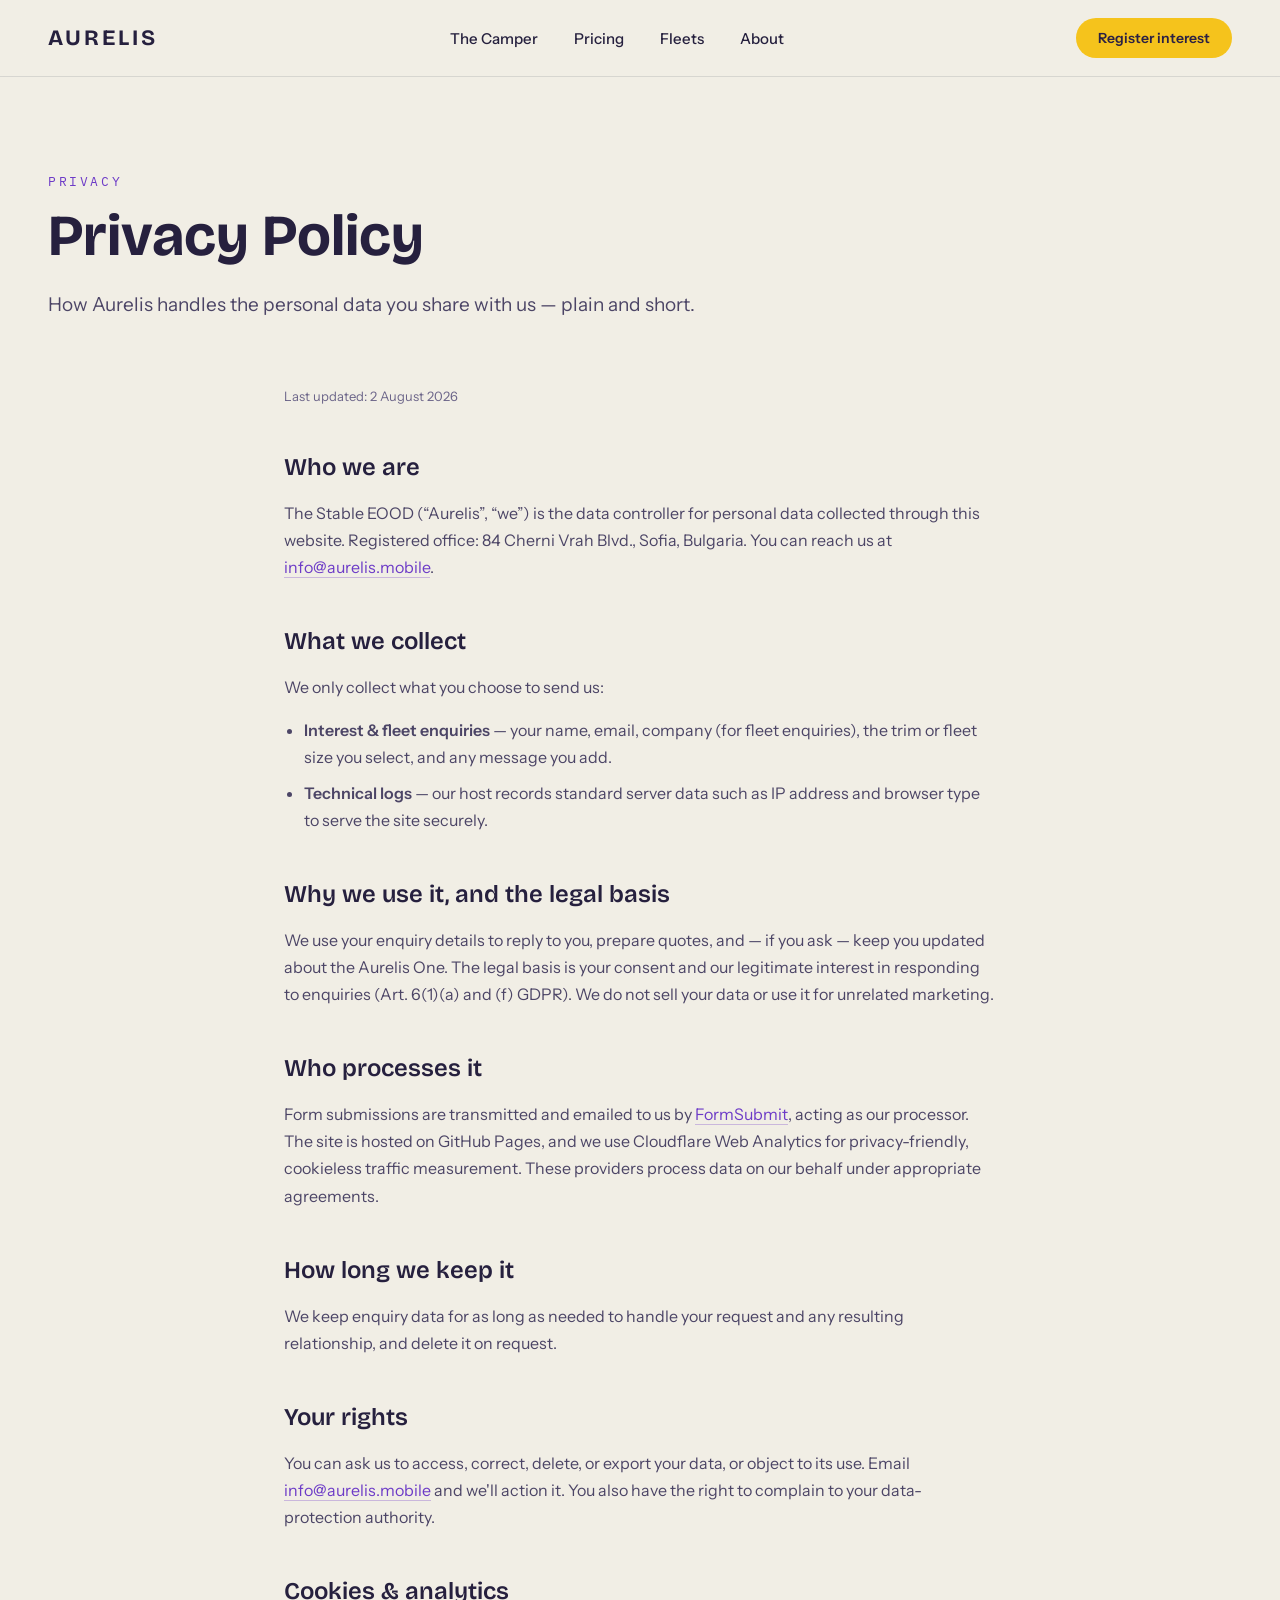
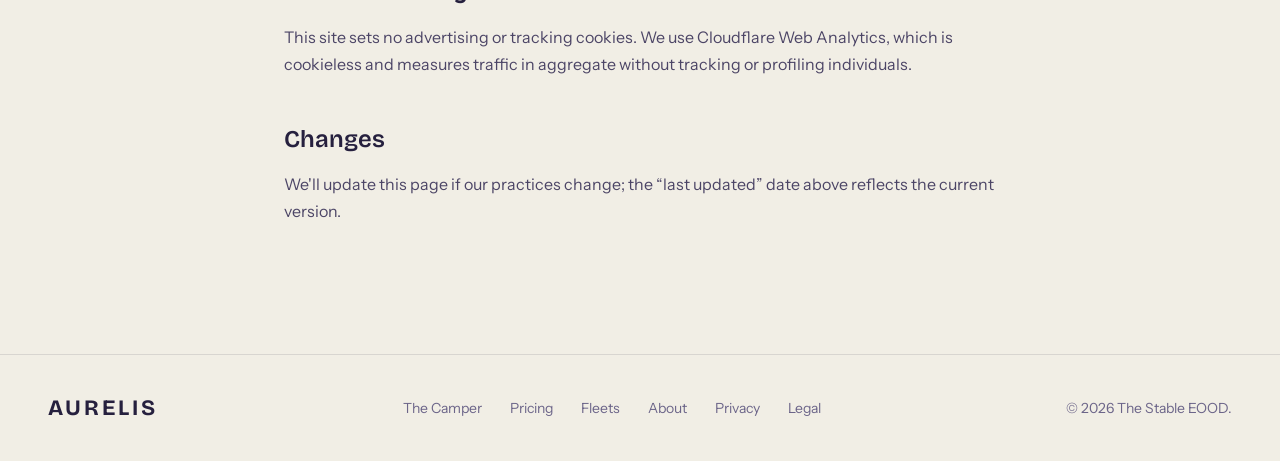
<file: privacy.html>
<!DOCTYPE html>
<html lang="en">
<head>
<meta charset="utf-8">
<meta name="viewport" content="width=device-width, initial-scale=1">
<title>Privacy Policy — Aurelis</title>
<meta name="description" content="How Aurelis handles the personal data you share through the website — what we collect, why, and your rights.">
<link rel="canonical" href="https://aurelis.mobile/privacy.html">
<meta name="theme-color" content="#26203E">
<link rel="icon" href="/favicon.svg" type="image/svg+xml">
<link rel="icon" href="/favicon-32.png" sizes="32x32" type="image/png">
<link rel="apple-touch-icon" href="/apple-touch-icon.png">
<link rel="manifest" href="/site.webmanifest">
<link rel="preload" href="/fonts/bricolage-grotesque-latin.woff2" as="font" type="font/woff2" crossorigin>
<!-- Cloudflare Web Analytics (cookieless) -->
<script defer src="https://static.cloudflareinsights.com/beacon.min.js" data-cf-beacon='{"token": "0a41dc2586ef449b9a72e82651e222d9"}'></script>
<link rel="stylesheet" href="css/style.css">
</head>
<body>
<div class="page">

  <header class="site-header">
    <a href="index.html" class="brand">AURELIS</a>
    <nav class="site-nav">
      <a href="camper.html">The Camper</a>
      <a href="pricing.html">Pricing</a>
      <a href="fleets.html">Fleets</a>
      <a href="about.html">About</a>
    </nav>
    <a href="pricing.html#enquire" class="btn-primary">Register interest</a>
  </header>

  <main>

  <section class="page-hero">
    <div class="eyebrow">PRIVACY</div>
    <h1>Privacy Policy</h1>
    <p class="lede">How Aurelis handles the personal data you share with us — plain and short.</p>
  </section>

  <section class="legal">
    <p class="updated">Last updated: 2 August 2026</p>

    <h2>Who we are</h2>
    <p>The Stable EOOD (“Aurelis”, “we”) is the data controller for personal data collected through this website. Registered office: 84 Cherni Vrah Blvd., Sofia, Bulgaria. You can reach us at <a href="mailto:info@aurelis.mobile">info@aurelis.mobile</a>.</p>

    <h2>What we collect</h2>
    <p>We only collect what you choose to send us:</p>
    <ul>
      <li><strong>Interest &amp; fleet enquiries</strong> — your name, email, company (for fleet enquiries), the trim or fleet size you select, and any message you add.</li>
      <li><strong>Technical logs</strong> — our host records standard server data such as IP address and browser type to serve the site securely.</li>
    </ul>

    <h2>Why we use it, and the legal basis</h2>
    <p>We use your enquiry details to reply to you, prepare quotes, and — if you ask — keep you updated about the Aurelis One. The legal basis is your consent and our legitimate interest in responding to enquiries (Art. 6(1)(a) and (f) GDPR). We do not sell your data or use it for unrelated marketing.</p>

    <h2>Who processes it</h2>
    <p>Form submissions are transmitted and emailed to us by <a href="https://formsubmit.co" target="_blank" rel="noopener">FormSubmit</a>, acting as our processor. The site is hosted on GitHub Pages, and we use Cloudflare Web Analytics for privacy-friendly, cookieless traffic measurement. These providers process data on our behalf under appropriate agreements.</p>

    <h2>How long we keep it</h2>
    <p>We keep enquiry data for as long as needed to handle your request and any resulting relationship, and delete it on request.</p>

    <h2>Your rights</h2>
    <p>You can ask us to access, correct, delete, or export your data, or object to its use. Email <a href="mailto:info@aurelis.mobile">info@aurelis.mobile</a> and we'll action it. You also have the right to complain to your data-protection authority.</p>

    <h2>Cookies &amp; analytics</h2>
    <p>This site sets no advertising or tracking cookies. We use Cloudflare Web Analytics, which is cookieless and measures traffic in aggregate without tracking or profiling individuals.</p>

    <h2>Changes</h2>
    <p>We'll update this page if our practices change; the “last updated” date above reflects the current version.</p>
  </section>

  </main>

  <footer class="site-footer">
    <div class="brand">AURELIS</div>
    <nav class="footer-nav">
      <a href="camper.html">The Camper</a>
      <a href="pricing.html">Pricing</a>
      <a href="fleets.html">Fleets</a>
      <a href="about.html">About</a>
      <a href="privacy.html">Privacy</a>
      <a href="legal.html">Legal</a>
    </nav>
    <div>© 2026 The Stable EOOD.</div>
  </footer>

</div>
</body>
</html>
</file>
<file: css/style.css>
/* Aurelis camper marketing site — shared styles */

/* ---- Self-hosted fonts (latin + latin-ext) ---- */
/* Bricolage Grotesque and Instrument Sans are variable fonts: one file per
   subset covers every weight the site uses. IBM Plex Mono is static per weight. */
@font-face {
  font-family: 'Bricolage Grotesque';
  font-style: normal;
  font-weight: 400 700;
  font-stretch: 100%;
  font-display: swap;
  src: url(/fonts/bricolage-grotesque-latinext.woff2) format('woff2');
  unicode-range: U+0100-02BA, U+02BD-02C5, U+02C7-02CC, U+02CE-02D7, U+02DD-02FF, U+0304, U+0308, U+0329, U+1D00-1DBF, U+1E00-1E9F, U+1EF2-1EFF, U+2020, U+20A0-20AB, U+20AD-20C0, U+2113, U+2C60-2C7F, U+A720-A7FF;
}
@font-face {
  font-family: 'Bricolage Grotesque';
  font-style: normal;
  font-weight: 400 700;
  font-stretch: 100%;
  font-display: swap;
  src: url(/fonts/bricolage-grotesque-latin.woff2) format('woff2');
  unicode-range: U+0000-00FF, U+0131, U+0152-0153, U+02BB-02BC, U+02C6, U+02DA, U+02DC, U+0304, U+0308, U+0329, U+2000-206F, U+20AC, U+2122, U+2191, U+2193, U+2212, U+2215, U+FEFF, U+FFFD;
}
@font-face {
  font-family: 'IBM Plex Mono';
  font-style: normal;
  font-weight: 400;
  font-display: swap;
  src: url(/fonts/ibm-plex-mono-400-latinext.woff2) format('woff2');
  unicode-range: U+0100-02BA, U+02BD-02C5, U+02C7-02CC, U+02CE-02D7, U+02DD-02FF, U+0304, U+0308, U+0329, U+1D00-1DBF, U+1E00-1E9F, U+1EF2-1EFF, U+2020, U+20A0-20AB, U+20AD-20C0, U+2113, U+2C60-2C7F, U+A720-A7FF;
}
@font-face {
  font-family: 'IBM Plex Mono';
  font-style: normal;
  font-weight: 400;
  font-display: swap;
  src: url(/fonts/ibm-plex-mono-400-latin.woff2) format('woff2');
  unicode-range: U+0000-00FF, U+0131, U+0152-0153, U+02BB-02BC, U+02C6, U+02DA, U+02DC, U+0304, U+0308, U+0329, U+2000-206F, U+20AC, U+2122, U+2191, U+2193, U+2212, U+2215, U+FEFF, U+FFFD;
}
@font-face {
  font-family: 'IBM Plex Mono';
  font-style: normal;
  font-weight: 500;
  font-display: swap;
  src: url(/fonts/ibm-plex-mono-500-latinext.woff2) format('woff2');
  unicode-range: U+0100-02BA, U+02BD-02C5, U+02C7-02CC, U+02CE-02D7, U+02DD-02FF, U+0304, U+0308, U+0329, U+1D00-1DBF, U+1E00-1E9F, U+1EF2-1EFF, U+2020, U+20A0-20AB, U+20AD-20C0, U+2113, U+2C60-2C7F, U+A720-A7FF;
}
@font-face {
  font-family: 'IBM Plex Mono';
  font-style: normal;
  font-weight: 500;
  font-display: swap;
  src: url(/fonts/ibm-plex-mono-500-latin.woff2) format('woff2');
  unicode-range: U+0000-00FF, U+0131, U+0152-0153, U+02BB-02BC, U+02C6, U+02DA, U+02DC, U+0304, U+0308, U+0329, U+2000-206F, U+20AC, U+2122, U+2191, U+2193, U+2212, U+2215, U+FEFF, U+FFFD;
}
@font-face {
  font-family: 'Instrument Sans';
  font-style: normal;
  font-weight: 400 600;
  font-stretch: 100%;
  font-display: swap;
  src: url(/fonts/instrument-sans-latinext.woff2) format('woff2');
  unicode-range: U+0100-02BA, U+02BD-02C5, U+02C7-02CC, U+02CE-02D7, U+02DD-02FF, U+0304, U+0308, U+0329, U+1D00-1DBF, U+1E00-1E9F, U+1EF2-1EFF, U+2020, U+20A0-20AB, U+20AD-20C0, U+2113, U+2C60-2C7F, U+A720-A7FF;
}
@font-face {
  font-family: 'Instrument Sans';
  font-style: normal;
  font-weight: 400 600;
  font-stretch: 100%;
  font-display: swap;
  src: url(/fonts/instrument-sans-latin.woff2) format('woff2');
  unicode-range: U+0000-00FF, U+0131, U+0152-0153, U+02BB-02BC, U+02C6, U+02DA, U+02DC, U+0304, U+0308, U+0329, U+2000-206F, U+20AC, U+2122, U+2191, U+2193, U+2212, U+2215, U+FEFF, U+FFFD;
}

:root {
  --bg: #F1EEE5;
  --ink: #26203E;
  --ink-soft: #4C4566;
  --ink-muted: #6C6589;
  --purple: #6D3BC7;
  --yellow: #F5C31C;
  --yellow-dark: #E3AF07;
  --yellow-soft: #F2C94C;
  --dark: #2B2144;
  --card: #FBFAF5;
  --line: rgba(38, 32, 62, 0.12);
  --line-soft: rgba(38, 32, 62, 0.1);
  --font-display: 'Bricolage Grotesque', sans-serif;
  --font-body: 'Instrument Sans', sans-serif;
  --font-mono: 'IBM Plex Mono', monospace;
}

* {
  box-sizing: border-box;
}

html,
body {
  margin: 0;
  padding: 0;
  background: var(--bg);
  color: var(--ink);
  font-family: var(--font-body);
  -webkit-font-smoothing: antialiased;
}

a {
  color: var(--ink);
  text-decoration: none;
}

a:hover {
  color: var(--purple);
}

::selection {
  background: var(--yellow);
  color: var(--dark);
}

img {
  max-width: 100%;
  display: block;
}

.page {
  min-height: 100vh;
  background: var(--bg);
}

/* ---- Header / nav ---- */

.site-header {
  position: sticky;
  top: 0;
  z-index: 50;
  display: flex;
  align-items: center;
  justify-content: space-between;
  gap: 16px;
  padding: 18px 48px;
  background: rgba(241, 238, 229, 0.88);
  -webkit-backdrop-filter: blur(12px);
  backdrop-filter: blur(12px);
  border-bottom: 1px solid var(--line);
}

.brand {
  font-family: var(--font-display);
  font-weight: 700;
  font-size: 22px;
  letter-spacing: 0.14em;
}

.site-nav {
  display: flex;
  gap: 36px;
  font-size: 15px;
  font-weight: 500;
}

.site-nav a.active {
  color: var(--purple);
}

/* ---- Buttons ---- */

.btn-primary {
  display: inline-block;
  background: var(--yellow);
  color: var(--dark);
  padding: 11px 22px;
  border-radius: 999px;
  font-size: 14px;
  font-weight: 600;
}

.btn-primary:hover {
  background: var(--yellow-dark);
  color: var(--dark);
}

.btn-primary.btn-lg {
  padding: 16px 36px;
  font-size: 17px;
}

.btn-outline {
  display: inline-block;
  border: 1.5px solid var(--ink);
  padding: 16px 36px;
  border-radius: 999px;
  font-size: 17px;
  font-weight: 600;
}

.btn-outline:hover {
  border-color: var(--purple);
  color: var(--purple);
}

/* ---- Shared blocks ---- */

.eyebrow {
  font-family: var(--font-mono);
  font-size: 13px;
  letter-spacing: 0.2em;
  color: var(--purple);
  margin-bottom: 16px;
}

.image-frame {
  min-width: 0;
  overflow: hidden;
  position: relative;
  border-radius: 16px;
  background: rgba(38, 32, 62, 0.08);
}

.image-frame img {
  width: 100%;
  height: 100%;
  object-fit: cover;
  position: absolute;
  inset: 0;
}

.image-credit {
  position: absolute;
  right: 8px;
  bottom: 8px;
  font-size: 11px;
  color: rgba(255, 255, 255, 0.85);
  background: rgba(38, 32, 62, 0.55);
  padding: 3px 8px;
  border-radius: 999px;
}

.image-credit:hover {
  color: #fff;
}

/* ---- Image placeholders (awaiting photography) ---- */
.img-placeholder {
  position: absolute;
  inset: 0;
  display: flex;
  flex-direction: column;
  align-items: center;
  justify-content: center;
  gap: 12px;
  color: var(--ink-muted);
  background:
    linear-gradient(rgba(38, 32, 62, 0.03), rgba(38, 32, 62, 0.03)),
    var(--card);
}

.img-placeholder .ph-icon {
  width: 42px;
  height: 42px;
  opacity: 0.5;
}

.img-placeholder .ph-label {
  font-family: var(--font-mono);
  font-size: 12px;
  letter-spacing: 0.16em;
  text-transform: uppercase;
  opacity: 0.7;
}

/* ---- Fleets page ---- */
.fleet-suite {
  padding: 112px 48px;
  max-width: 1280px;
  margin: 0 auto;
}

.fleet-suite h2 {
  font-family: var(--font-display);
  font-size: 42px;
  font-weight: 600;
  margin: 0 0 12px;
}

.fleet-suite .suite-intro {
  font-size: 17px;
  color: var(--ink-soft);
  margin: 0 0 56px;
  max-width: 62ch;
}

.fleet-grid {
  display: grid;
  grid-template-columns: repeat(3, 1fr);
  gap: 16px;
}

.fleet-card {
  background: var(--card);
  border: 1px solid var(--line-soft);
  border-radius: 16px;
  padding: 32px;
}

.fleet-card .fleet-icon {
  width: 30px;
  height: 30px;
  color: var(--purple);
  margin-bottom: 18px;
}

.fleet-card h3 {
  font-family: var(--font-display);
  font-size: 21px;
  font-weight: 600;
  margin: 0 0 10px;
}

.fleet-card p {
  font-size: 15px;
  line-height: 1.6;
  color: var(--ink-soft);
  margin: 0;
}

.fleet-card.is-soon .fleet-icon {
  color: var(--ink-muted);
}

.fleet-soon {
  display: inline-block;
  font-family: var(--font-mono);
  font-size: 10.5px;
  letter-spacing: 0.1em;
  text-transform: uppercase;
  color: var(--ink-muted);
  background: rgba(38, 32, 62, 0.05);
  border: 1px solid var(--line);
  padding: 3px 9px;
  border-radius: 999px;
  margin: 0 0 10px;
}

.how-fleet {
  padding: 0 48px 112px;
  max-width: 1280px;
  margin: 0 auto;
}

.how-fleet > h2 {
  font-family: var(--font-display);
  font-size: 40px;
  font-weight: 600;
  margin: 0;
}

.fleet-steps {
  display: grid;
  grid-template-columns: repeat(3, 1fr);
  gap: 32px;
  margin-top: 40px;
}

.fleet-step {
  border-top: 2px solid var(--ink);
  padding-top: 20px;
}

.fleet-step .step-n {
  font-family: var(--font-mono);
  font-size: 13px;
  color: var(--purple);
  margin-bottom: 12px;
}

.fleet-step h3 {
  font-family: var(--font-display);
  font-size: 20px;
  font-weight: 600;
  margin: 0 0 8px;
}

.fleet-step p {
  font-size: 15px;
  line-height: 1.6;
  color: var(--ink-soft);
  margin: 0;
}

.reserve-fields textarea {
  background: rgba(241, 238, 229, 0.08);
  border: 1px solid rgba(241, 238, 229, 0.2);
  border-radius: 10px;
  padding: 14px 16px;
  color: var(--bg);
  font-size: 15px;
  font-family: var(--font-body);
  outline: none;
  resize: vertical;
  min-height: 88px;
}

.reserve-fields textarea::placeholder {
  color: rgba(241, 238, 229, 0.5);
}

/* ---- Legal / privacy pages ---- */
.legal {
  max-width: 760px;
  margin: 0 auto;
  padding: 0 24px 112px;
  font-size: 16px;
  line-height: 1.7;
  color: var(--ink-soft);
}

.legal h2 {
  font-family: var(--font-display);
  font-size: 24px;
  font-weight: 600;
  color: var(--ink);
  margin: 40px 0 12px;
}

.legal p {
  margin: 0 0 16px;
}

.legal ul {
  margin: 0 0 16px;
  padding-left: 20px;
}

.legal li {
  margin-bottom: 8px;
}

.legal a {
  color: var(--purple);
  border-bottom: 1px solid rgba(109, 59, 199, 0.3);
}

.legal .updated {
  font-size: 13px;
  color: var(--ink-muted);
}

.legal .placeholder {
  background: rgba(245, 195, 28, 0.22);
  padding: 1px 6px;
  border-radius: 4px;
  font-family: var(--font-mono);
  font-size: 13px;
  color: var(--ink);
}

/* ---- 404 ---- */
.notfound {
  max-width: 720px;
  margin: 0 auto;
  padding: 128px 24px;
  text-align: center;
}

.notfound h1 {
  font-family: var(--font-display);
  font-size: 52px;
  font-weight: 700;
  line-height: 1.05;
  margin: 0 0 20px;
  text-wrap: balance;
}

.notfound p {
  font-size: 18px;
  line-height: 1.6;
  color: var(--ink-soft);
  max-width: 46ch;
  margin: 0 auto 32px;
}

.notfound .cta-actions {
  justify-content: center;
}

/* ---- Trust: render labels + honest status notes ---- */
.render-note {
  position: absolute;
  top: 12px;
  right: 12px;
  z-index: 2;
  font-size: 11px;
  letter-spacing: 0.04em;
  color: rgba(255, 255, 255, 0.9);
  background: rgba(38, 32, 62, 0.55);
  -webkit-backdrop-filter: blur(4px);
  backdrop-filter: blur(4px);
  padding: 4px 9px;
  border-radius: 999px;
  pointer-events: none;
}

.status-note {
  max-width: 1280px;
  margin: 0 auto;
  padding: 0 48px 8px;
}

.status-note p {
  background: rgba(245, 195, 28, 0.12);
  border: 1px solid rgba(245, 195, 28, 0.4);
  border-radius: 14px;
  padding: 20px 24px;
  font-size: 16px;
  line-height: 1.6;
  color: var(--ink-soft);
  margin: 0;
}

.status-note strong {
  color: var(--ink);
}

.home-cta-note {
  font-size: 16px;
  line-height: 1.6;
  color: var(--ink-soft);
  max-width: 54ch;
  margin: 0 auto 32px;
}

@media (max-width: 960px) {
  .status-note {
    padding: 0 24px 8px;
  }
}

@media (max-width: 960px) {
  .fleet-suite {
    padding: 64px 24px;
  }

  .how-fleet {
    padding: 0 24px 64px;
  }

  .fleet-grid,
  .fleet-steps {
    grid-template-columns: 1fr;
  }
}

/* ---- Footer ---- */

.site-footer {
  border-top: 1px solid var(--line);
  padding: 40px 48px;
  display: flex;
  justify-content: space-between;
  align-items: center;
  font-size: 14px;
  color: var(--ink-muted);
  flex-wrap: wrap;
  gap: 16px;
}

.site-footer .brand {
  color: var(--ink);
}

.footer-nav {
  display: flex;
  gap: 28px;
}

.footer-nav a {
  color: var(--ink-muted);
}

.footer-nav a:hover {
  color: var(--purple);
}

/* ---- About page ---- */

.about-hero {
  padding: 96px 48px 72px;
  max-width: 1280px;
  margin: 0 auto;
}

.about-hero h1 {
  font-family: var(--font-display);
  font-size: 58px;
  font-weight: 700;
  line-height: 1.04;
  margin: 0;
  max-width: 20ch;
  text-wrap: balance;
}

.about-story {
  padding: 0 48px 96px;
  max-width: 1280px;
  margin: 0 auto;
  display: grid;
  grid-template-columns: 1fr 1fr;
  gap: 64px;
}

.about-story .image-frame {
  min-height: 480px;
}

.about-story-text {
  font-size: 17.5px;
  line-height: 1.7;
  color: var(--ink-soft);
}

.about-story-text p {
  margin: 0 0 20px;
}

.about-story-text p:last-child {
  margin-bottom: 0;
}

.principles {
  background: var(--dark);
  color: var(--bg);
  margin: 0 16px;
  border-radius: 20px;
  padding: 96px 48px;
}

.principles-inner {
  max-width: 1280px;
  margin: 0 auto;
}

.principles h2 {
  font-family: var(--font-display);
  font-size: 40px;
  font-weight: 600;
  margin: 0 0 56px;
}

.principles-grid {
  display: grid;
  grid-template-columns: repeat(3, 1fr);
  gap: 48px;
}

.principle {
  border-top: 1px solid rgba(241, 238, 229, 0.25);
  padding-top: 24px;
}

.principle-num {
  font-family: var(--font-mono);
  font-size: 13px;
  color: var(--yellow-soft);
  margin-bottom: 14px;
}

.principle h3 {
  font-family: var(--font-display);
  font-size: 23px;
  font-weight: 600;
  margin: 0 0 12px;
}

.principle p {
  font-size: 15.5px;
  line-height: 1.65;
  color: rgba(241, 238, 229, 0.75);
  margin: 0;
}

.numbers {
  padding: 112px 48px;
  max-width: 1280px;
  margin: 0 auto;
}

.numbers-grid {
  display: grid;
  grid-template-columns: repeat(4, 1fr);
  gap: 16px;
}

.number-card {
  background: var(--card);
  border: 1px solid var(--line-soft);
  border-radius: 16px;
  padding: 32px;
}

.number-value {
  font-family: var(--font-mono);
  font-size: 34px;
  margin-bottom: 8px;
  color: var(--purple);
}

.number-label {
  font-size: 14px;
  line-height: 1.5;
  color: var(--ink-soft);
}

.team {
  padding: 0 48px 112px;
  max-width: 1280px;
  margin: 0 auto;
}

.team h2 {
  font-family: var(--font-display);
  font-size: 38px;
  font-weight: 600;
  margin: 0 0 40px;
}

.team-grid {
  display: grid;
  grid-template-columns: repeat(2, 1fr);
  gap: 16px;
  max-width: 680px;
}

.team-intro {
  font-size: 17px;
  line-height: 1.65;
  color: var(--ink-soft);
  max-width: 60ch;
  margin: 0 0 40px;
}

.team-member {
  min-width: 0;
}

.team-member .image-frame {
  height: 360px;
  margin-bottom: 18px;
}

.team-name {
  font-family: var(--font-display);
  font-size: 21px;
  font-weight: 600;
}

.team-role {
  font-size: 14.5px;
  color: var(--ink-muted);
  margin-top: 4px;
}

.cta {
  text-align: center;
  padding: 24px 48px 120px;
}

.cta h2 {
  font-family: var(--font-display);
  font-size: 46px;
  font-weight: 700;
  margin: 0 0 32px;
  text-wrap: balance;
}

.cta-actions {
  display: flex;
  gap: 16px;
  justify-content: center;
  flex-wrap: wrap;
}

/* ---- Responsive ---- */

@media (max-width: 960px) {
  .site-header {
    padding: 16px 24px;
    flex-wrap: wrap;
  }

  .site-nav {
    gap: 24px;
  }

  .about-hero {
    padding: 64px 24px 48px;
  }

  .about-hero h1 {
    font-size: 42px;
  }

  .about-story {
    grid-template-columns: 1fr;
    gap: 32px;
    padding: 0 24px 64px;
  }

  .about-story .image-frame {
    min-height: 320px;
  }

  .principles {
    padding: 64px 24px;
  }

  .principles-grid {
    grid-template-columns: 1fr;
    gap: 32px;
  }

  .numbers {
    padding: 64px 24px;
  }

  .numbers-grid {
    grid-template-columns: repeat(2, 1fr);
  }

  .team {
    padding: 0 24px 64px;
  }

  .team-grid {
    grid-template-columns: 1fr;
  }

  .cta {
    padding: 24px 24px 80px;
  }

  .cta h2 {
    font-size: 34px;
  }

  .site-footer {
    padding: 32px 24px;
  }
}

@media (max-width: 520px) {
  .numbers-grid {
    grid-template-columns: 1fr;
  }
}

/* ---- Shared page blocks ---- */

.page-hero {
  padding: 96px 48px 64px;
  max-width: 1280px;
  margin: 0 auto;
}

.page-hero h1 {
  font-family: var(--font-display);
  font-size: 58px;
  font-weight: 700;
  line-height: 1.04;
  margin: 0;
  text-wrap: balance;
}

.page-hero .lede {
  font-size: 19px;
  line-height: 1.6;
  color: var(--ink-soft);
  max-width: 60ch;
  margin: 24px 0 0;
}

.eyebrow-yellow {
  font-family: var(--font-mono);
  font-size: 13px;
  letter-spacing: 0.2em;
  color: var(--yellow-soft);
  margin-bottom: 16px;
}

.card {
  background: var(--card);
  border: 1px solid var(--line-soft);
  border-radius: 16px;
  overflow: hidden;
}

.dark-panel {
  background: var(--dark);
  color: var(--bg);
  margin: 0 16px;
  border-radius: 20px;
  padding: 96px 48px;
}

.dark-panel .inner {
  max-width: 1280px;
  margin: 0 auto;
}

.link-arrow {
  font-weight: 600;
  color: var(--purple);
  border-bottom: 2px solid var(--purple);
  padding-bottom: 2px;
}

.link-arrow-yellow {
  color: var(--yellow-soft);
  font-weight: 600;
  border-bottom: 2px solid var(--yellow-soft);
  padding-bottom: 2px;
}

.link-arrow-yellow:hover {
  color: var(--bg);
}

.list-dash {
  margin: 0;
  padding: 0;
  list-style: none;
  display: grid;
  gap: 10px;
}

.list-dash li {
  display: flex;
  gap: 10px;
  font-size: 15px;
  line-height: 1.5;
  color: var(--ink-soft);
}

.list-dash li::before {
  content: "—";
  color: var(--purple);
}

/* ---- Home page ---- */

.home-hero {
  min-width: 0;
  position: relative;
  height: 82vh;
  min-height: 560px;
  margin: 16px 16px 0;
  border-radius: 20px;
  overflow: hidden;
  background: rgba(38, 32, 62, 0.08);
}

.home-hero img {
  width: 100%;
  height: 100%;
  object-fit: cover;
  object-position: 50% 32%;
  position: absolute;
  inset: 0;
}

.home-hero-scrim {
  position: absolute;
  inset: 0;
  background: linear-gradient(to top, rgba(20, 22, 16, 0.72) 0%, rgba(20, 22, 16, 0.15) 42%, transparent 65%);
  pointer-events: none;
}

.home-hero-copy {
  position: absolute;
  left: 48px;
  right: 48px;
  bottom: 130px;
  max-width: 760px;
  pointer-events: none;
}

.home-hero-copy .eyebrow-yellow {
  margin-bottom: 16px;
}

.home-hero-copy h1 {
  font-family: var(--font-display);
  font-size: 64px;
  line-height: 1.02;
  font-weight: 700;
  color: var(--bg);
  margin: 0;
  text-wrap: balance;
}

.home-hero-specs {
  position: absolute;
  left: 48px;
  right: 48px;
  bottom: 32px;
  display: flex;
  gap: 48px;
  border-top: 1px solid rgba(241, 238, 229, 0.3);
  padding-top: 20px;
  pointer-events: none;
}

.home-hero-specs .spec-value {
  font-family: var(--font-mono);
  font-size: 22px;
  color: var(--bg);
}

.home-hero-specs .spec-label {
  font-size: 12px;
  letter-spacing: 0.12em;
  color: rgba(241, 238, 229, 0.65);
  text-transform: uppercase;
  margin-top: 4px;
}

.home-story {
  display: grid;
  grid-template-columns: 1fr 1fr;
  gap: 64px;
  padding: 120px 48px;
  max-width: 1280px;
  margin: 0 auto;
  align-items: start;
}

.home-story h2 {
  font-family: var(--font-display);
  font-size: 42px;
  line-height: 1.1;
  font-weight: 600;
  margin: 0;
  text-wrap: balance;
}

.home-story-text {
  font-size: 18px;
  line-height: 1.65;
  color: var(--ink-soft);
}

.home-story-text p {
  margin: 0 0 20px;
}

.features {
  padding: 0 16px 32px;
  display: grid;
  gap: 16px;
}

.feature-row {
  display: grid;
  grid-template-columns: 1fr 1fr;
  align-items: stretch;
  background: var(--card);
  border: 1px solid var(--line-soft);
  border-radius: 20px;
}

.feature-row.reverse .feature-media {
  order: 2;
}

.feature-media {
  min-width: 0;
  overflow: hidden;
  position: relative;
  min-height: 460px;
  border-radius: 19px;
  background: rgba(38, 32, 62, 0.08);
}

.feature-media img {
  width: 100%;
  height: 100%;
  object-fit: cover;
  position: absolute;
  inset: 0;
}

.feature-body {
  padding: 48px 56px;
  display: flex;
  flex-direction: column;
  justify-content: center;
  min-height: 0;
}

.feature-body .eyebrow {
  font-size: 12px;
  margin-bottom: 14px;
}

.feature-body h3 {
  font-family: var(--font-display);
  font-size: 34px;
  font-weight: 600;
  line-height: 1.12;
  margin: 0 0 16px;
  text-wrap: balance;
}

.feature-body > p {
  font-size: 17px;
  line-height: 1.6;
  color: var(--ink-soft);
  margin: 0 0 24px;
  max-width: 46ch;
}

.feature-stats {
  display: flex;
  gap: 32px;
  border-top: 1px solid var(--line);
  padding-top: 20px;
}

.feature-stats .stat-value {
  font-family: var(--font-mono);
  font-size: 19px;
}

.feature-stats .stat-label {
  font-size: 12px;
  letter-spacing: 0.1em;
  text-transform: uppercase;
  color: var(--ink-muted);
  margin-top: 3px;
}

.trims {
  margin: 16px;
}

.trims-header {
  display: flex;
  justify-content: space-between;
  align-items: end;
  margin-bottom: 56px;
  gap: 24px;
  flex-wrap: wrap;
}

.trims-header h2 {
  font-family: var(--font-display);
  font-size: 42px;
  font-weight: 600;
  margin: 0;
}

.trims-grid {
  display: grid;
  grid-template-columns: repeat(3, 1fr);
  gap: 16px;
}

.trim-card {
  display: block;
  background: rgba(241, 238, 229, 0.06);
  border: 1px solid rgba(241, 238, 229, 0.16);
  border-radius: 16px;
  padding: 36px;
  color: var(--bg);
}

.trim-card:hover {
  background: rgba(241, 238, 229, 0.12);
  color: var(--bg);
}

.trim-card .trim-tag {
  font-family: var(--font-mono);
  font-size: 12px;
  letter-spacing: 0.2em;
  color: var(--yellow-soft);
}

.trim-card .trim-name {
  font-family: var(--font-display);
  font-size: 30px;
  font-weight: 600;
  margin: 12px 0 6px;
}

.trim-card .trim-price {
  font-family: var(--font-mono);
  font-size: 17px;
  color: rgba(241, 238, 229, 0.8);
  margin-bottom: 18px;
}

.trim-card .trim-blurb {
  font-size: 15px;
  line-height: 1.55;
  color: rgba(241, 238, 229, 0.72);
}

.gallery {
  padding: 16px;
  display: grid;
  gap: 16px;
}

.gallery-featured {
  grid-template-columns: 2fr 1fr 1fr;
}

.gallery-featured .image-frame {
  height: 380px;
  border-radius: 20px;
}

.gallery-equal {
  grid-template-columns: 1fr 1fr 1fr;
  padding: 0 16px;
}

.gallery-equal .image-frame {
  height: 340px;
  border-radius: 20px;
}

.home-cta {
  text-align: center;
  padding: 120px 48px 100px;
}

.home-cta h2 {
  font-family: var(--font-display);
  font-size: 52px;
  font-weight: 700;
  margin: 0 0 32px;
  text-wrap: balance;
}

/* ---- Camper page ---- */

.camper-profile {
  padding: 0 16px;
}

.camper-profile .image-frame {
  height: 520px;
  border-radius: 20px;
}

.zones {
  padding: 112px 48px;
  max-width: 1280px;
  margin: 0 auto;
}

.zones h2 {
  font-family: var(--font-display);
  font-size: 42px;
  font-weight: 600;
  margin: 0 0 12px;
}

.zones .zones-intro {
  font-size: 17px;
  color: var(--ink-soft);
  margin: 0 0 56px;
  max-width: 60ch;
}

.zones-grid {
  display: grid;
  grid-template-columns: repeat(2, 1fr);
  gap: 16px;
}

.zone-card .image-frame {
  height: 280px;
  border-radius: 0;
}

.zone-card .zone-body {
  padding: 32px;
}

.zone-card .zone-head {
  display: flex;
  align-items: baseline;
  gap: 14px;
  margin-bottom: 10px;
}

.zone-card .zone-num {
  font-family: var(--font-mono);
  font-size: 13px;
  color: var(--purple);
}

.zone-card h3 {
  font-family: var(--font-display);
  font-size: 24px;
  font-weight: 600;
  margin: 0;
}

.zone-card p {
  font-size: 15.5px;
  line-height: 1.6;
  color: var(--ink-soft);
  margin: 0;
}

.deep-dive {
  display: grid;
  grid-template-columns: 1fr 1fr;
  gap: 64px;
  align-items: center;
}

.deep-dive h2 {
  font-family: var(--font-display);
  font-size: 40px;
  font-weight: 600;
  line-height: 1.1;
  margin: 0 0 18px;
  text-wrap: balance;
}

.deep-dive .deep-body {
  font-size: 17px;
  line-height: 1.65;
  color: rgba(241, 238, 229, 0.78);
  margin: 0 0 32px;
}

.deep-dive .eyebrow-yellow {
  font-size: 12px;
  margin-bottom: 14px;
}

.deep-stats {
  display: grid;
  grid-template-columns: 1fr 1fr;
  gap: 24px 32px;
}

.deep-stats > div {
  border-top: 1px solid rgba(241, 238, 229, 0.2);
  padding-top: 14px;
}

.deep-stats .stat-value {
  font-family: var(--font-mono);
  font-size: 20px;
}

.deep-stats .stat-label {
  font-size: 12px;
  letter-spacing: 0.1em;
  text-transform: uppercase;
  color: rgba(241, 238, 229, 0.6);
  margin-top: 4px;
}

.deep-dive .image-frame {
  height: 520px;
}

.duo {
  padding: 112px 48px;
  max-width: 1280px;
  margin: 0 auto;
}

.duo-grid {
  display: grid;
  grid-template-columns: 1fr 1fr;
  gap: 16px;
}

.duo-card .image-frame {
  height: 320px;
  border-radius: 0;
}

.duo-card .duo-body {
  padding: 36px;
}

.duo-card .eyebrow {
  font-size: 12px;
  margin-bottom: 12px;
}

.duo-card h3 {
  font-family: var(--font-display);
  font-size: 28px;
  font-weight: 600;
  margin: 0 0 12px;
}

.duo-card .duo-text {
  font-size: 16px;
  line-height: 1.6;
  color: var(--ink-soft);
  margin: 0 0 20px;
}

.specs {
  padding: 0 48px 112px;
  max-width: 1280px;
  margin: 0 auto;
}

.specs h2 {
  font-family: var(--font-display);
  font-size: 42px;
  font-weight: 600;
  margin: 0 0 48px;
}

.specs-grid {
  display: grid;
  grid-template-columns: repeat(3, 1fr);
  gap: 48px;
}

.spec-group-title {
  font-family: var(--font-mono);
  font-size: 12px;
  letter-spacing: 0.2em;
  color: var(--purple);
  border-bottom: 1px solid rgba(38, 32, 62, 0.2);
  padding-bottom: 12px;
  margin-bottom: 4px;
}

.spec-row {
  display: flex;
  justify-content: space-between;
  gap: 16px;
  padding: 13px 0;
  border-bottom: 1px solid rgba(38, 32, 62, 0.08);
  font-size: 15px;
}

.spec-row .spec-key {
  color: var(--ink-soft);
}

.spec-row .spec-val {
  font-family: var(--font-mono);
  text-align: right;
}

.specs-note {
  font-size: 13px;
  color: var(--ink-muted);
  margin-top: 32px;
}

.camper-cta {
  text-align: center;
  padding: 120px 48px 100px;
}

.camper-cta h2 {
  font-family: var(--font-display);
  font-size: 48px;
  font-weight: 700;
  margin: 0 0 16px;
  text-wrap: balance;
}

.camper-cta .cta-sub {
  font-size: 17px;
  color: var(--ink-soft);
  margin: 0 0 32px;
}

/* ---- Pricing page ---- */

.pricing-hero {
  text-align: center;
}

.pricing-hero h1 {
  max-width: 18ch;
  margin: 0 auto;
}

.pricing-hero .lede {
  font-size: 18px;
  max-width: 56ch;
  margin: 20px auto 0;
}

.price-grid {
  padding: 0 16px;
  display: grid;
  grid-template-columns: repeat(3, 1fr);
  gap: 16px;
  max-width: 1360px;
  margin: 0 auto;
}

.price-card {
  background: var(--card);
  color: var(--ink);
  border: 1px solid var(--line);
  border-radius: 20px;
  padding: 40px;
  display: flex;
  flex-direction: column;
}

.price-card .price-head {
  display: flex;
  justify-content: space-between;
  align-items: center;
  margin-bottom: 20px;
}

.price-card .trim-tag {
  font-family: var(--font-mono);
  font-size: 12px;
  letter-spacing: 0.2em;
  color: var(--purple);
}

.price-card .badge {
  font-size: 12px;
  font-weight: 600;
  letter-spacing: 0.06em;
  background: var(--yellow);
  color: var(--dark);
  padding: 5px 12px;
  border-radius: 999px;
}

.price-card h2 {
  font-family: var(--font-display);
  font-size: 34px;
  font-weight: 600;
  margin: 0 0 4px;
}

.price-card .tagline {
  font-size: 15px;
  color: var(--ink-soft);
  margin-bottom: 20px;
}

.price-card .price {
  font-family: var(--font-mono);
  font-size: 30px;
  margin-bottom: 26px;
}

.price-card .list-dash {
  margin-bottom: 32px;
  gap: 11px;
  flex: 1;
}

.price-card .btn-trim {
  display: block;
  text-align: center;
  background: var(--ink);
  color: var(--bg);
  padding: 14px;
  border-radius: 999px;
  font-size: 15px;
  font-weight: 600;
}

.price-card .btn-trim:hover {
  opacity: 0.85;
  color: var(--bg);
}

.price-card.dark {
  background: var(--dark);
  color: var(--bg);
}

.price-card.dark .trim-tag {
  color: var(--yellow-soft);
}

.price-card.dark .tagline,
.price-card.dark .list-dash li {
  color: rgba(241, 238, 229, 0.78);
}

.price-card.dark .list-dash li::before {
  color: var(--yellow-soft);
}

.price-card.dark .btn-trim {
  background: var(--yellow);
  color: var(--dark);
}

.price-card.dark .btn-trim:hover {
  color: var(--dark);
}

.compare {
  padding: 112px 48px;
  max-width: 1100px;
  margin: 0 auto;
}

.compare h2 {
  font-family: var(--font-display);
  font-size: 38px;
  font-weight: 600;
  margin: 0 0 40px;
}

.compare-scroll {
  overflow-x: auto;
}

.compare-table {
  display: grid;
  grid-template-columns: 2.2fr 1fr 1fr 1fr;
  font-size: 15px;
  min-width: 640px;
}

.compare-table .col-head {
  padding: 14px 0;
  border-bottom: 2px solid var(--ink);
  font-family: var(--font-display);
  font-weight: 600;
  text-align: center;
}

.compare-table .col-head.featured {
  color: var(--purple);
}

.compare-table .row-key {
  padding: 13px 0;
  border-bottom: 1px solid var(--line-soft);
  color: var(--ink-soft);
}

.compare-table .row-val {
  padding: 13px 0;
  border-bottom: 1px solid var(--line-soft);
  text-align: center;
  font-family: var(--font-mono);
  font-size: 14px;
}

.compare-table .row-val.featured {
  background: rgba(109, 59, 199, 0.06);
}

.reserve {
  scroll-margin-top: 90px;
}

.reserve-grid {
  max-width: 1100px;
  margin: 0 auto;
  display: grid;
  grid-template-columns: 1.1fr 1fr;
  gap: 64px;
  align-items: center;
}

.reserve-grid h2 {
  font-family: var(--font-display);
  font-size: 42px;
  font-weight: 600;
  line-height: 1.08;
  margin: 0 0 18px;
  text-wrap: balance;
}

.reserve-grid .reserve-body {
  font-size: 17px;
  line-height: 1.65;
  color: rgba(241, 238, 229, 0.78);
  margin: 0 0 28px;
}

.reserve-steps {
  display: grid;
  gap: 14px;
}

.reserve-steps .step {
  display: flex;
  gap: 16px;
  align-items: baseline;
}

.reserve-steps .step-num {
  font-family: var(--font-mono);
  font-size: 13px;
  color: var(--yellow-soft);
}

.reserve-steps .step-text {
  font-size: 15.5px;
  color: rgba(241, 238, 229, 0.85);
}

.reserve-box {
  background: rgba(241, 238, 229, 0.06);
  border: 1px solid rgba(241, 238, 229, 0.16);
  border-radius: 16px;
  padding: 36px;
}

.reserve-box .eyebrow-yellow {
  font-size: 12px;
  margin-bottom: 20px;
}

.reserve-fields {
  display: grid;
  gap: 14px;
  margin-bottom: 20px;
}

.reserve-fields input,
.reserve-fields select {
  background: rgba(241, 238, 229, 0.08);
  border: 1px solid rgba(241, 238, 229, 0.2);
  border-radius: 10px;
  padding: 14px 16px;
  color: var(--bg);
  font-size: 15px;
  font-family: var(--font-body);
  outline: none;
}

.reserve-fields input::placeholder {
  color: rgba(241, 238, 229, 0.5);
}

.reserve-fields select option {
  color: var(--ink);
  background: var(--bg);
}

.reserve-box .btn-submit {
  width: 100%;
  background: var(--yellow);
  color: var(--dark);
  border: none;
  padding: 15px;
  border-radius: 999px;
  font-size: 16px;
  font-weight: 600;
  font-family: var(--font-body);
  cursor: pointer;
}

.reserve-box .btn-submit:hover {
  background: var(--yellow-dark);
}

.reserve-box .fine-print {
  font-size: 12.5px;
  color: rgba(241, 238, 229, 0.55);
  margin-top: 14px;
  text-align: center;
}

.reserve-confirmation {
  text-align: center;
  padding: 24px 0;
}

.reserve-confirmation .confirm-title {
  font-family: var(--font-display);
  font-size: 26px;
  font-weight: 600;
  margin-bottom: 10px;
}

.reserve-confirmation .confirm-body {
  font-size: 15px;
  color: rgba(241, 238, 229, 0.75);
  line-height: 1.6;
}

.faq {
  padding: 112px 48px;
  max-width: 820px;
  margin: 0 auto;
}

.faq h2 {
  font-family: var(--font-display);
  font-size: 38px;
  font-weight: 600;
  margin: 0 0 40px;
}

.faq details {
  border-bottom: 1px solid var(--line);
  padding: 6px 0;
}

.faq summary {
  font-size: 17px;
  font-weight: 600;
  padding: 16px 0;
  cursor: pointer;
  list-style: none;
}

.faq summary::-webkit-details-marker {
  display: none;
}

.faq details p {
  font-size: 16px;
  line-height: 1.65;
  color: var(--ink-soft);
  margin: 0 0 20px;
  max-width: 65ch;
}

/* ---- Responsive (new pages) ---- */

@media (max-width: 960px) {
  .page-hero {
    padding: 64px 24px 40px;
  }

  .page-hero h1 {
    font-size: 42px;
  }

  .dark-panel {
    padding: 64px 24px;
  }

  .home-hero {
    min-height: 660px;
  }

  .home-hero-scrim {
    background: linear-gradient(to top, rgba(20, 22, 16, 0.82) 0%, rgba(20, 22, 16, 0.45) 55%, transparent 80%);
  }

  .home-hero-copy {
    left: 24px;
    right: 24px;
    bottom: 210px;
  }

  .home-hero-copy h1 {
    font-size: 34px;
  }

  .home-hero-specs {
    left: 24px;
    right: 24px;
    display: grid;
    grid-template-columns: 1fr 1fr;
    gap: 16px 24px;
  }

  .home-story {
    grid-template-columns: 1fr;
    gap: 28px;
    padding: 64px 24px;
  }

  .feature-row,
  .feature-row.reverse {
    grid-template-columns: 1fr;
  }

  .feature-row.reverse .feature-media {
    order: 0;
  }

  .feature-media {
    min-height: 300px;
  }

  .feature-body {
    padding: 32px 28px;
  }

  .trims-grid,
  .gallery-featured,
  .gallery-equal,
  .specs-grid,
  .price-grid {
    grid-template-columns: 1fr;
  }

  .zones-grid,
  .duo-grid,
  .deep-dive,
  .reserve-grid {
    grid-template-columns: 1fr;
  }

  .deep-dive,
  .reserve-grid {
    gap: 40px;
  }

  .deep-dive .image-frame,
  .camper-profile .image-frame {
    height: 340px;
  }

  .zones,
  .duo,
  .compare,
  .faq {
    padding-left: 24px;
    padding-right: 24px;
  }

  .zones,
  .duo {
    padding-top: 64px;
    padding-bottom: 64px;
  }

  .specs {
    padding: 0 24px 64px;
  }

  .home-cta,
  .camper-cta {
    padding: 64px 24px;
  }

  .home-cta h2 {
    font-size: 36px;
  }

  .camper-cta h2 {
    font-size: 34px;
  }
}
</file>
